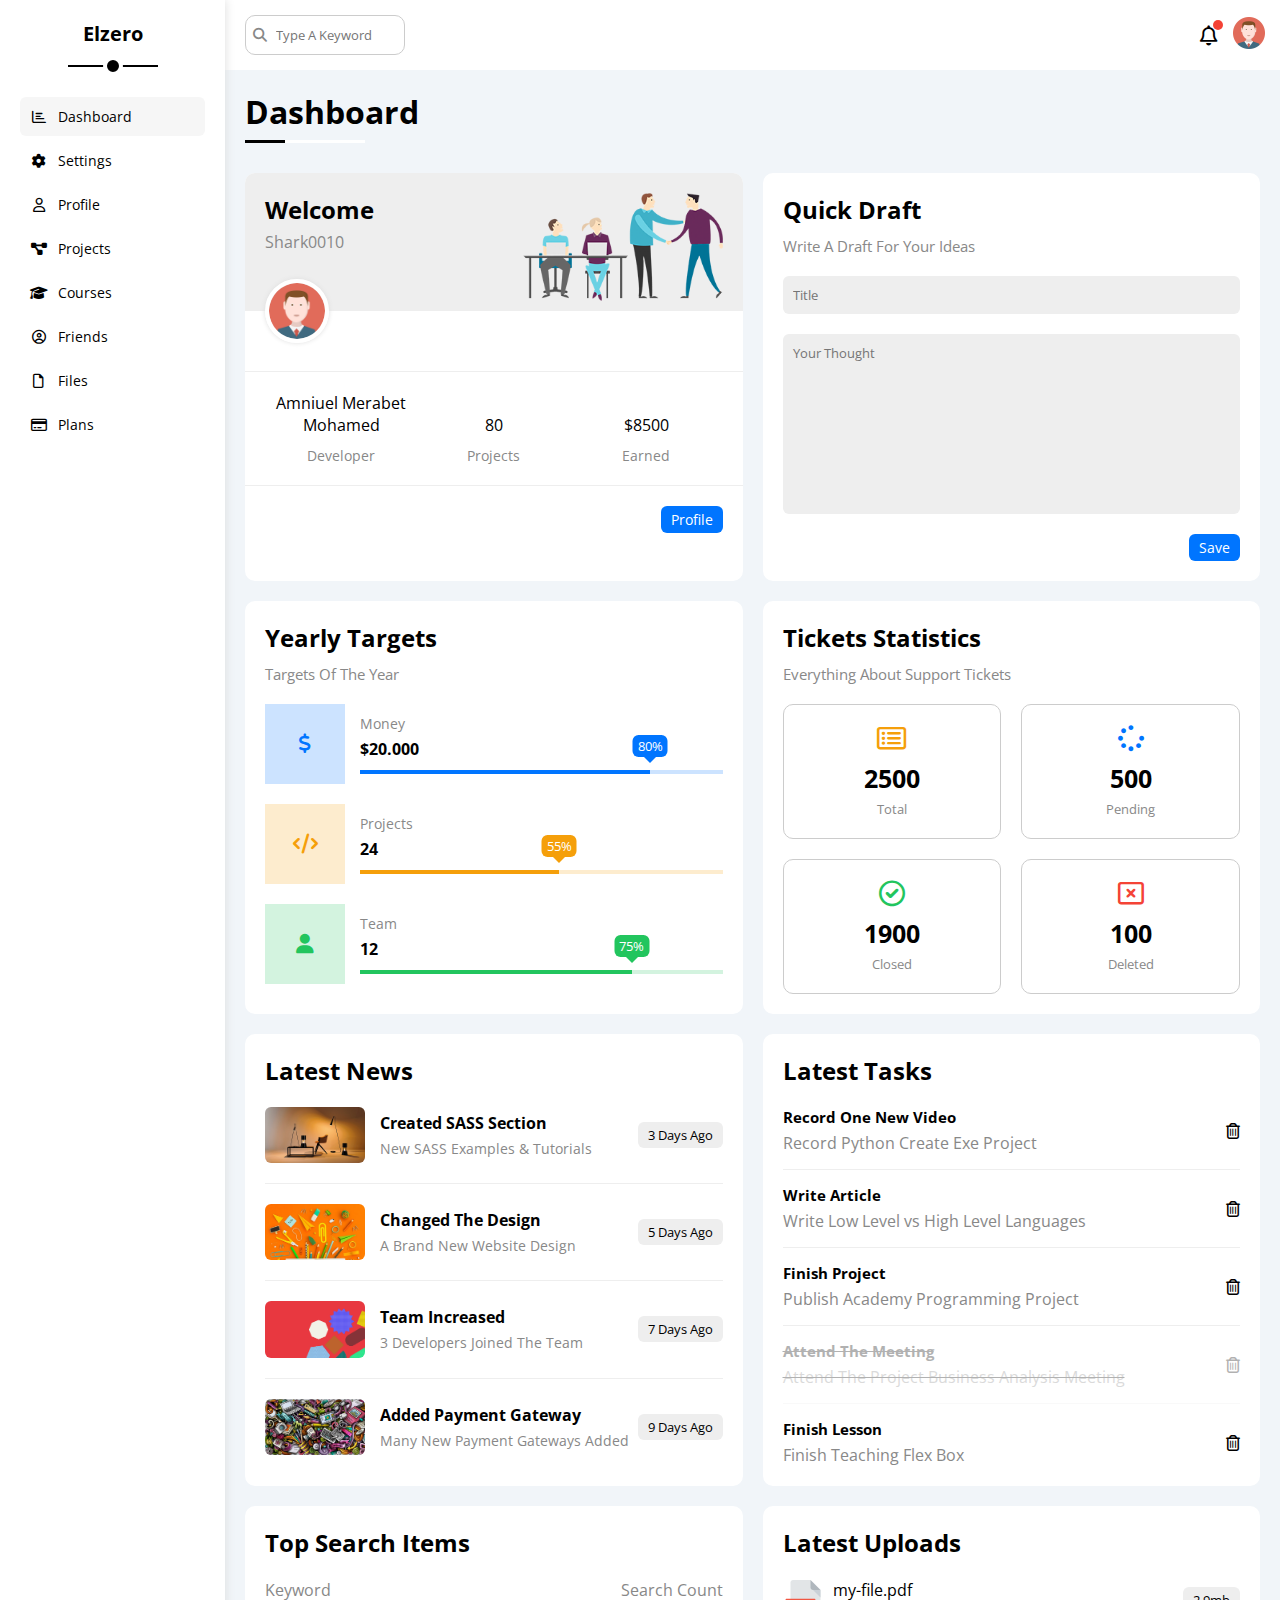
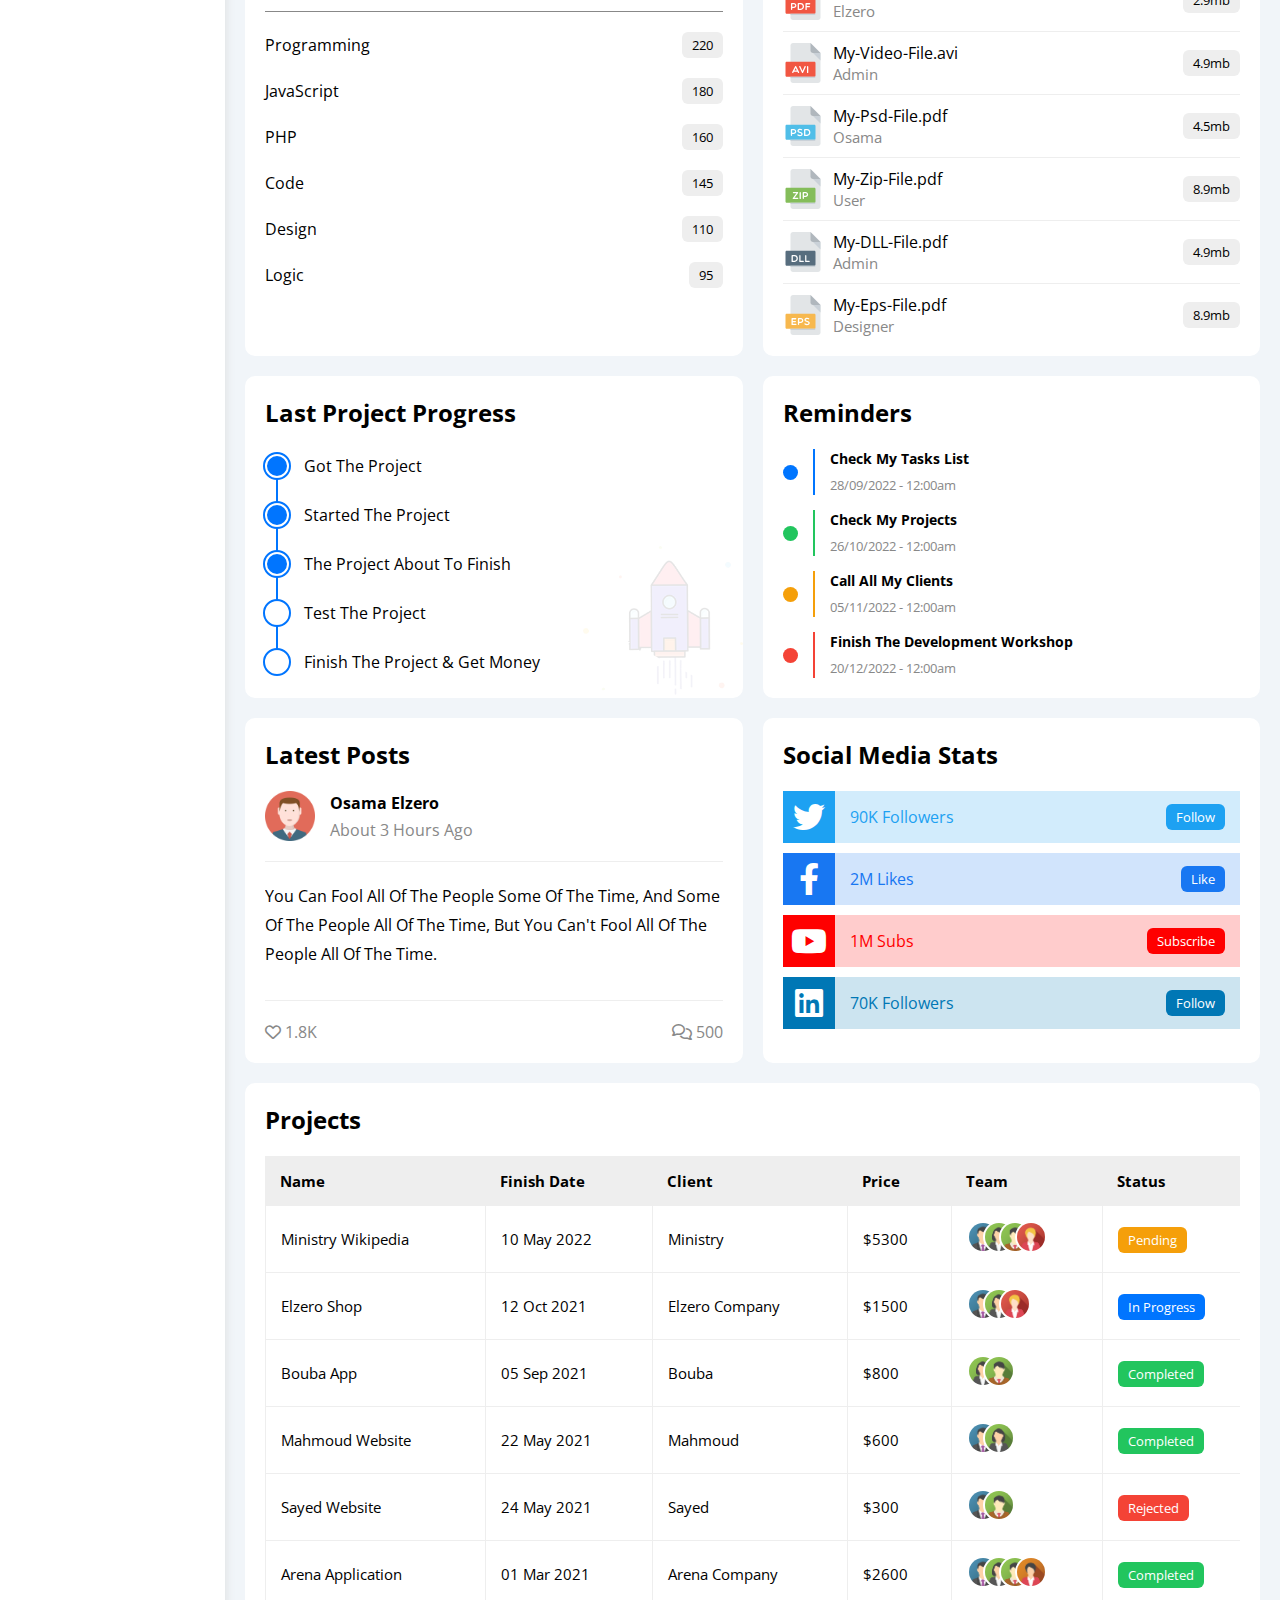
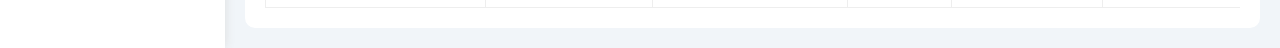
<file: index.html>
<!DOCTYPE html>
<html lang="en">

<head>
    <meta charset="UTF-8">
    <meta http-equiv="X-UA-Compatible" content="IE=edge">
    <meta name="viewport" content="width=device-width, initial-scale=1.0">
    <title>Dashboard</title>
    <link rel="stylesheet" href="css/main.css">
    <!-- Font Awesome CSS File -->
    <link rel="stylesheet" href="css/all.min.css">
    <!-- Google Fonts -->
    <link rel="preconnect" href="https://fonts.googleapis.com">
    <link rel="preconnect" href="https://fonts.gstatic.com" crossorigin>
    <link href="https://fonts.googleapis.com/css2?family=Open+Sans:wght@300;500&display=swap" rel="stylesheet">
</head>

<body>
    <div class="page">
        <div class="sidebar">
            <div class="logo">
                Elzero
            </div>
            <ul class="menu">
                <li>
                    <a href="index.html" class="active">
                        <i class="fa-regular fa-chart-bar fa-fw"></i>
                        <span>Dashboard</span>
                    </a>
                </li>
                <li>
                    <a href="settings.html">
                        <i class="fa-solid fa-gear fa-fw"></i>
                        <span>Settings</span>
                    </a>
                </li>
                <li>
                    <a href="profile.html">
                        <i class="fa-regular fa-user fa-fw"></i>
                        <span>Profile</span>
                    </a>
                </li>
                <li>
                    <a href="projects.html">
                        <i class="fa-solid fa-diagram-project fa-fw"></i>
                        <span>Projects</span>
                    </a>
                </li>
                <li>
                    <a href="courses.html">
                        <i class="fa-solid fa-graduation-cap fa-fw"></i>
                        <span>Courses</span>
                    </a>
                </li>
                <li>
                    <a href="friends.html">
                        <i class="fa-regular fa-circle-user fa-fw"></i>
                        <span>Friends</span>
                    </a>
                </li>
                <li>
                    <a href="files.html">
                        <i class="fa-regular fa-file fa-fw"></i>
                        <span>Files</span>
                    </a>
                </li>
                <li>
                    <a href="plans.html">
                        <i class="fa-regular fa-credit-card fa-fw"></i>
                        <span>Plans</span>
                    </a>
                </li>
            </ul>
        </div>

        <div class="content">
            <div class="topbar">
                <form action="">
                    <input type="search" name="search" placeholder="Type A Keyword">
                </form>
                <div class="icons">
                    <div class="notifications"><i class="fa-regular fa-bell"></i></div>
                    <a href="profile.html"><img src="imgs/avatar.png" alt="profile_avatar"></a>
                </div>
            </div>
            <h1 class="main-heading">Dashboard</h1>
            <div class="wrapper">

                <div class="welcome">
                    <div class="head">
                        <div class="text">
                            <h2>Welcome</h2>
                            <span>Shark0010</span>
                        </div>
                        <img src="imgs/welcome.png" alt="welcome-img" class="welcome-img">
                        <img src="imgs/avatar.png" alt="profile_avatar" class="avatar">
                    </div>
                    <div class="infos">
                        <div>
                            <span>Amniuel Merabet Mohamed</span>
                            <span>Developer</span>
                        </div>
                        <div>
                            <span>80</span>
                            <span>Projects</span>
                        </div>
                        <div>
                            <span>$8500</span>
                            <span>Earned</span>
                        </div>
                    </div>
                    <a href="profile.html" class="widget-btn">Profile</a>
                </div>

                <div class="quick-draft">
                    <h2>Quick Draft</h2>
                    <p>Write A Draft For Your Ideas</p>
                    <form action="">
                        <input type="text" name="title" placeholder="Title">
                        <textarea name="thought" placeholder="Your Thought"></textarea>
                        <input type="submit" value="Save" class="widget-btn">
                    </form>
                </div>

                <div class="yearly-targets">
                    <h2>Yearly Targets</h2>
                    <p>Targets Of The Year</p>
                    <div class="target">
                        <i class="fa-solid fa-dollar-sign fa-fw"></i>
                        <div class="prog">
                            <span class="target-name">Money</span>
                            <span class="target-num">$20.000</span>
                            <div class="prog-bar">
                                <span style="width:80%" data-prog="80%"></span>
                            </div>
                        </div>
                    </div>
                    <div class="target">
                        <i class="fa-solid fa-code fa-fw"></i>
                        <div class="prog">
                            <span class="target-name">Projects</span>
                            <span class="target-num">24</span>
                            <div class="prog-bar">
                                <span style="width:55%" data-prog="55%"></span>
                            </div>
                        </div>
                    </div>
                    <div class="target">
                        <i class="fa-solid fa-user fa-fw"></i>
                        <div class="prog">
                            <span class="target-name">Team</span>
                            <span class="target-num">12</span>
                            <div class="prog-bar">
                                <span style="width:75%" data-prog="75%"></span>
                            </div>
                        </div>
                    </div>
                </div>

                <div class="tickets-stats">
                    <h2>Tickets Statistics</h2>
                    <p>Everything About Support Tickets</p>
                    <div class="stats">
                        <div class="stat">
                            <i class="fa-regular fa-rectangle-list fa-2x"></i>
                            <span class="number">2500</span>
                            <span class="text">Total</span>
                        </div>
                        <div class="stat">
                            <i class="fa-solid fa-spinner fa-2x"></i>
                            <span class="number">500</span>
                            <span class="text">Pending</span>
                        </div>
                        <div class="stat">
                            <i class="fa-regular fa-circle-check fa-2x"></i>
                            <span class="number">1900</span>
                            <span class="text">Closed</span>
                        </div>
                        <div class="stat">
                            <i class="fa-regular fa-rectangle-xmark fa-2x"></i>
                            <span class="number">100</span>
                            <span class="text">Deleted</span>
                        </div>
                    </div>
                </div>

                <div class="latest-news">
                    <h2>Latest News</h2>
                    <div class="box">
                        <img src="imgs/news-01.png" alt="news01">
                        <div class="text">
                            <h3>Created SASS Section</h3>
                            <p>New SASS Examples & Tutorials</p>
                        </div>
                        <div class="date">3 Days Ago</div>
                    </div>
                    <div class="box">
                        <img src="imgs/news-02.png" alt="news02">
                        <div class="text">
                            <h3>Changed The Design</h3>
                            <p>A Brand New Website Design</p>
                        </div>
                        <div class="date">5 Days Ago</div>
                    </div>
                    <div class="box">
                        <img src="imgs/news-03.png" alt="news03">
                        <div class="text">
                            <h3>Team Increased</h3>
                            <p>3 Developers Joined The Team</p>
                        </div>
                        <div class="date">7 Days Ago</div>
                    </div>
                    <div class="box">
                        <img src="imgs/news-04.png" alt="news04">
                        <div class="text">
                            <h3>Added Payment Gateway</h3>
                            <p>Many New Payment Gateways Added</p>
                        </div>
                        <div class="date">9 Days Ago</div>
                    </div>
                </div>

                <div class="latest-tasks">
                    <h2>Latest Tasks</h2>
                    <div class="task">
                        <div class="text">
                            <h3>Record One New Video</h3>
                            <p>Record Python Create Exe Project</p>
                        </div>
                        <i class="fa-regular fa-trash-can"></i>
                    </div>
                    <div class="task">
                        <div class="text">
                            <h3>Write Article</h3>
                            <p>Write Low Level vs High Level Languages</p>
                        </div>
                        <i class="fa-regular fa-trash-can"></i>
                    </div>
                    <div class="task">
                        <div class="text">
                            <h3>Finish Project</h3>
                            <p>Publish Academy Programming Project</p>
                        </div>
                        <i class="fa-regular fa-trash-can"></i>
                    </div>
                    <div class="task done">
                        <div class="text">
                            <h3>Attend The Meeting</h3>
                            <p>Attend The Project Business Analysis Meeting</p>
                        </div>
                        <i class="fa-regular fa-trash-can"></i>
                    </div>
                    <div class="task">
                        <div class="text">
                            <h3>Finish Lesson</h3>
                            <p>Finish Teaching Flex Box</p>
                        </div>
                        <i class="fa-regular fa-trash-can"></i>
                    </div>
                </div>

                <div class="top-searched">
                    <h2>Top Search Items</h2>
                    <div class="items-head">
                        <span>Keyword</span>
                        <span>Search Count</span>
                    </div>
                    <div class="items">
                        <div class="item">
                            <span>Programming</span>
                            <span>220</span>
                        </div>
                        <div class="item">
                            <span>JavaScript</span>
                            <span>180</span>
                        </div>
                        <div class="item">
                            <span>PHP</span>
                            <span>160</span>
                        </div>
                        <div class="item">
                            <span>Code</span>
                            <span>145</span>
                        </div>
                        <div class="item">
                            <span>Design</span>
                            <span>110</span>
                        </div>
                        <div class="item">
                            <span>Logic</span>
                            <span>95</span>
                        </div>
                    </div>
                </div>

                <div class="latest-uploads">
                    <h2>Latest Uploads</h2>
                    <div class="box">
                        <img src="imgs/pdf.svg" alt="pdf_file">
                        <div class="infos">
                            <span>my-file.pdf</span>
                            <span>Elzero</span>
                        </div>
                        <div class="size">2.9mb</div>
                    </div>
                    <div class="box">
                        <img src="imgs/avi.svg" alt="avi_file">
                        <div class="infos">
                            <span>My-Video-File.avi</span>
                            <span>Admin</span>
                        </div>
                        <div class="size">4.9mb</div>
                    </div>
                    <div class="box">
                        <img src="imgs/psd.svg" alt="psd_file">
                        <div class="infos">
                            <span>My-Psd-File.pdf</span>
                            <span>Osama</span>
                        </div>
                        <div class="size">4.5mb</div>
                    </div>
                    <div class="box">
                        <img src="imgs/zip.svg" alt="zip_file">
                        <div class="infos">
                            <span>My-Zip-File.pdf</span>
                            <span>User</span>
                        </div>
                        <div class="size">8.9mb</div>
                    </div>
                    <div class="box">
                        <img src="imgs/dll.svg" alt="dll_file">
                        <div class="infos">
                            <span>My-DLL-File.pdf</span>
                            <span>Admin</span>
                        </div>
                        <div class="size">4.9mb</div>
                    </div>
                    <div class="box">
                        <img src="imgs/eps.svg" alt="eps_file">
                        <div class="infos">
                            <span>My-Eps-File.pdf</span>
                            <span>Designer</span>
                        </div>
                        <div class="size">8.9mb</div>
                    </div>
                </div>

                <div class="project-progress">
                    <h2>Last Project Progress</h2>
                    <ul>
                        <li class="finished">Got The Project</li>
                        <li class="finished">Started The Project</li>
                        <li class="finished">The Project About To Finish</li>
                        <li class="in-progress">Test The Project</li>
                        <li>Finish The Project & Get Money</li>
                    </ul>
                    <img src="imgs/project.png" alt="background-img">
                </div>

                <div class="reminders">
                    <h2>Reminders</h2>
                    <div class="reminder">
                        <span class="circle"></span>
                        <div class="text">
                            <h3>Check My Tasks List</h3>
                            <span>28/09/2022 - 12:00am</span>
                        </div>
                    </div>
                    <div class="reminder">
                        <span class="circle"></span>
                        <div class="text">
                            <h3>Check My Projects</h3>
                            <span>26/10/2022 - 12:00am</span>
                        </div>
                    </div>
                    <div class="reminder">
                        <span class="circle"></span>
                        <div class="text">
                            <h3>Call All My Clients</h3>
                            <span>05/11/2022 - 12:00am</span>
                        </div>
                    </div>
                    <div class="reminder">
                        <span class="circle"></span>
                        <div class="text">
                            <h3>Finish The Development Workshop</h3>
                            <span>20/12/2022 - 12:00am</span>
                        </div>
                    </div>
                </div>

                <div class="latest-posts">
                    <h2>Latest Posts</h2>
                    <div class="head">
                        <img src="imgs/avatar.png" alt="avatar" class="avatar">
                        <div class="info">
                            <span>Osama Elzero</span>
                            <span>About 3 Hours Ago</span>
                        </div>
                    </div>
                    <p class="content">You Can Fool All Of The People Some Of The Time, And Some Of The People All Of
                        The Time, But You
                        Can't Fool All Of The People All Of The Time.</p>
                    <div class="interaction">
                        <div class="like">
                            <i class="fa-regular fa-heart"></i>
                            <span>1.8K</span>
                        </div>
                        <div class="comment">
                            <i class="fa-regular fa-comments"></i>
                            <span>500</span>
                        </div>
                    </div>
                </div>

                <div class="social-media-stats">
                    <h2>Social Media Stats</h2>
                    <div class="box">
                        <i class="fa-brands fa-twitter fa-2x fa-fw"></i>
                        <span>90K Followers</span>
                        <button>Follow</button>
                    </div>
                    <div class="box">
                        <i class="fa-brands fa-facebook-f fa-2x fa-fw"></i>
                        <span>2M Likes</span>
                        <button>Like</button>
                    </div>
                    <div class="box">
                        <i class="fa-brands fa-youtube fa-2x fa-fw"></i>
                        <span>1M Subs</span>
                        <button>Subscribe</button>
                    </div>
                    <div class="box">
                        <i class="fa-brands fa-linkedin fa-2x fa-fw"></i>
                        <span>70K Followers</span>
                        <button>Follow</button>
                    </div>
                </div>
            </div>

            <div class="projects">
                <h2>Projects</h2>
                <div class="responsive-table">
                    <table>
                        <thead>
                            <tr>
                                <td>Name</td>
                                <td>Finish Date</td>
                                <td>Client</td>
                                <td>Price</td>
                                <td>Team</td>
                                <td>Status</td>
                            </tr>
                        </thead>
                        <tbody>
                            <tr>
                                <td>Ministry Wikipedia</td>
                                <td>10 May 2022</td>
                                <td>Ministry</td>
                                <td>$5300</td>
                                <td class="team">
                                    <img src="imgs/team-01.png" alt="member01">
                                    <img src="imgs/team-02.png" alt="member02">
                                    <img src="imgs/team-03.png" alt="member03">
                                    <img src="imgs/team-05.png" alt="member04">
                                </td>
                                <td class="status">
                                    <span class="pending">Pending</span>
                                </td>
                            </tr>
                            <tr>
                                <td>Elzero Shop</td>
                                <td>12 Oct 2021</td>
                                <td>Elzero Company</td>
                                <td>$1500</td>
                                <td class="team">
                                    <img src="imgs/team-01.png" alt="member01">
                                    <img src="imgs/team-02.png" alt="member02">
                                    <img src="imgs/team-05.png" alt="member03">
                                </td>
                                <td class="status">
                                    <span class="in-progress">In Progress</span>
                                </td>
                            </tr>
                            <tr>
                                <td>Bouba App</td>
                                <td>05 Sep 2021</td>
                                <td>Bouba</td>
                                <td>$800</td>
                                <td class="team">
                                    <img src="imgs/team-02.png" alt="member01">
                                    <img src="imgs/team-03.png" alt="member02">
                                </td>
                                <td class="status">
                                    <span class="completed">Completed</span>
                                </td>
                            </tr>
                            <tr>
                                <td>Mahmoud Website</td>
                                <td>22 May 2021</td>
                                <td>Mahmoud</td>
                                <td>$600</td>
                                <td class="team">
                                    <img src="imgs/team-01.png" alt="member01">
                                    <img src="imgs/team-02.png" alt="member02">
                                </td>
                                <td class="status">
                                    <span class="completed">Completed</span>
                                </td>
                            </tr>
                            <tr>
                                <td>Sayed Website</td>
                                <td>24 May 2021</td>
                                <td>Sayed</td>
                                <td>$300</td>
                                <td class="team">
                                    <img src="imgs/team-01.png" alt="member01">
                                    <img src="imgs/team-03.png" alt="member02">
                                </td>
                                <td class="status">
                                    <span class="rejected">Rejected</span>
                                </td>
                            </tr>
                            <tr>
                                <td>Arena Application</td>
                                <td>01 Mar 2021</td>
                                <td>Arena Company</td>
                                <td>$2600</td>
                                <td class="team">
                                    <img src="imgs/team-01.png" alt="member01">
                                    <img src="imgs/team-02.png" alt="member02">
                                    <img src="imgs/team-03.png" alt="member03">
                                    <img src="imgs/team-04.png" alt="member04">
                                </td>
                                <td class="status">
                                    <span class="completed">Completed</span>
                                </td>
                            </tr>
                        </tbody>
                    </table>
                </div>
            </div>
        </div>
    </div>
</body>

</html>
</file>
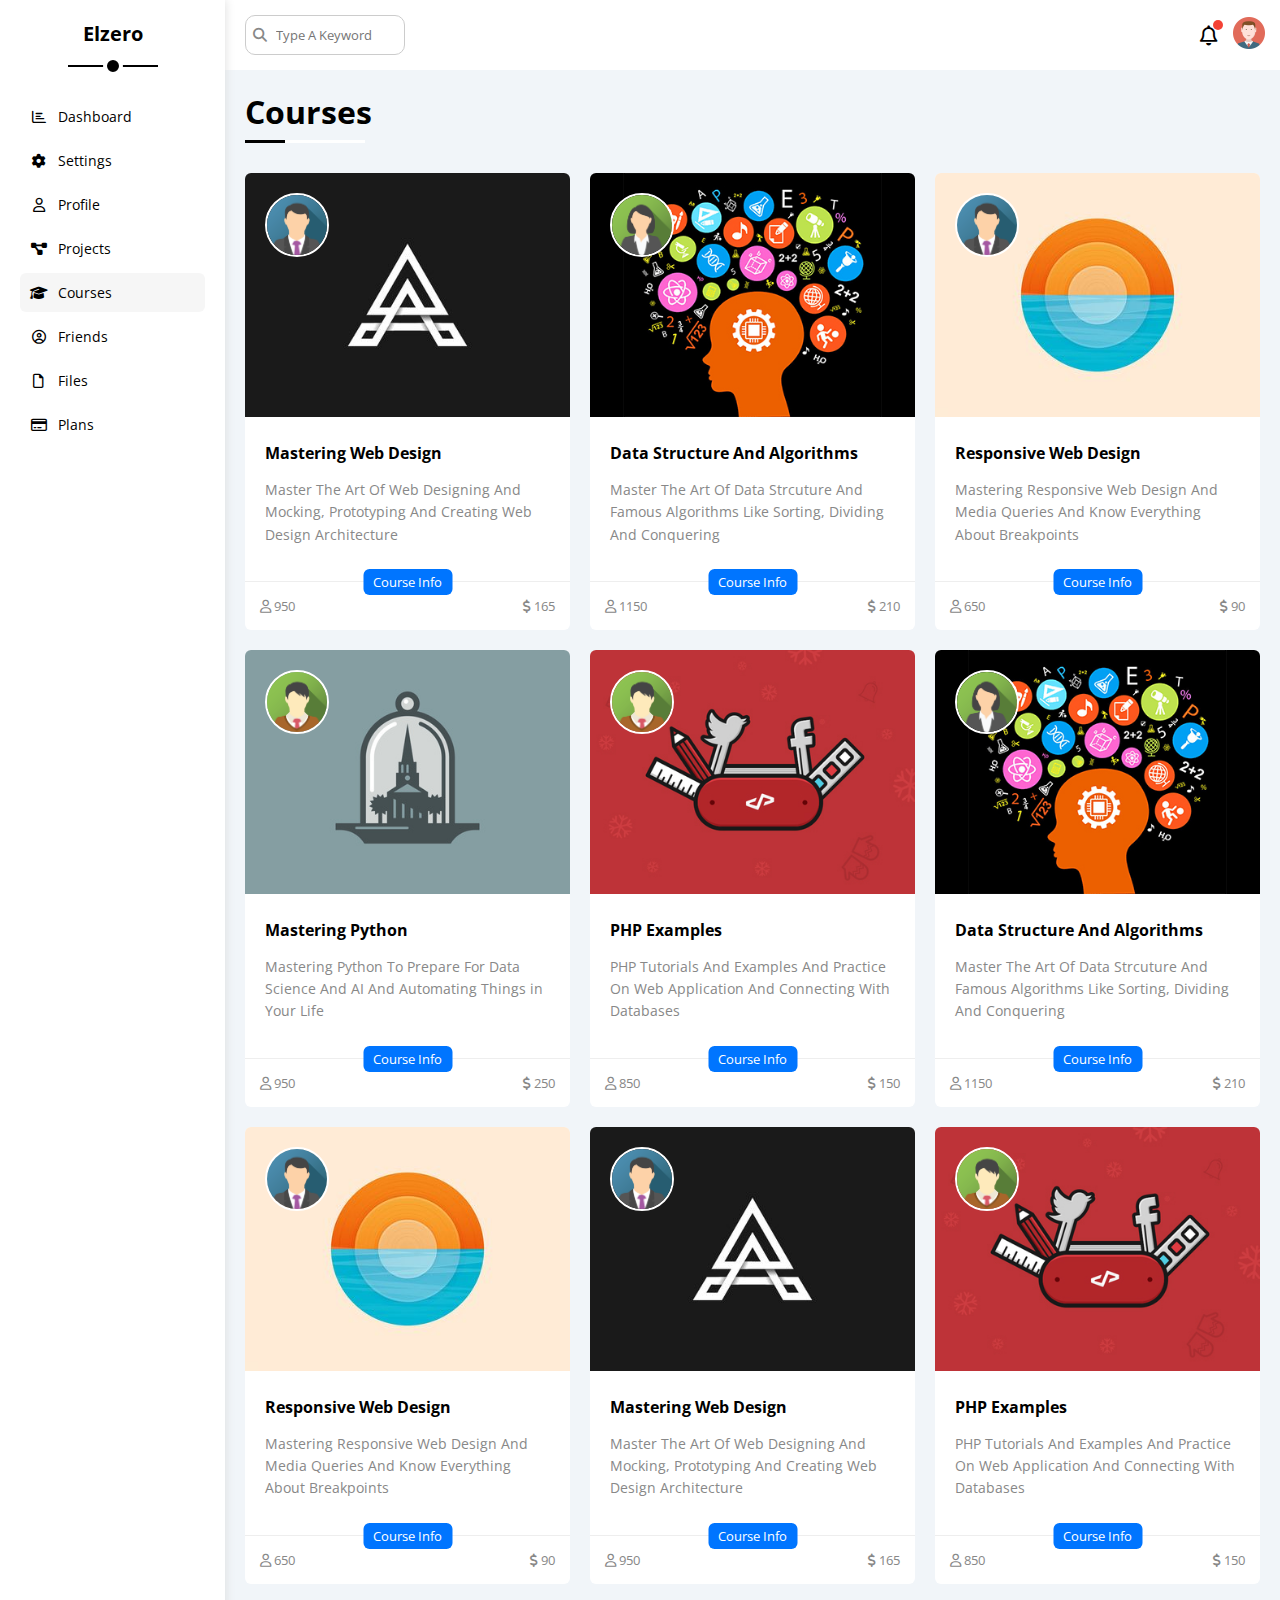
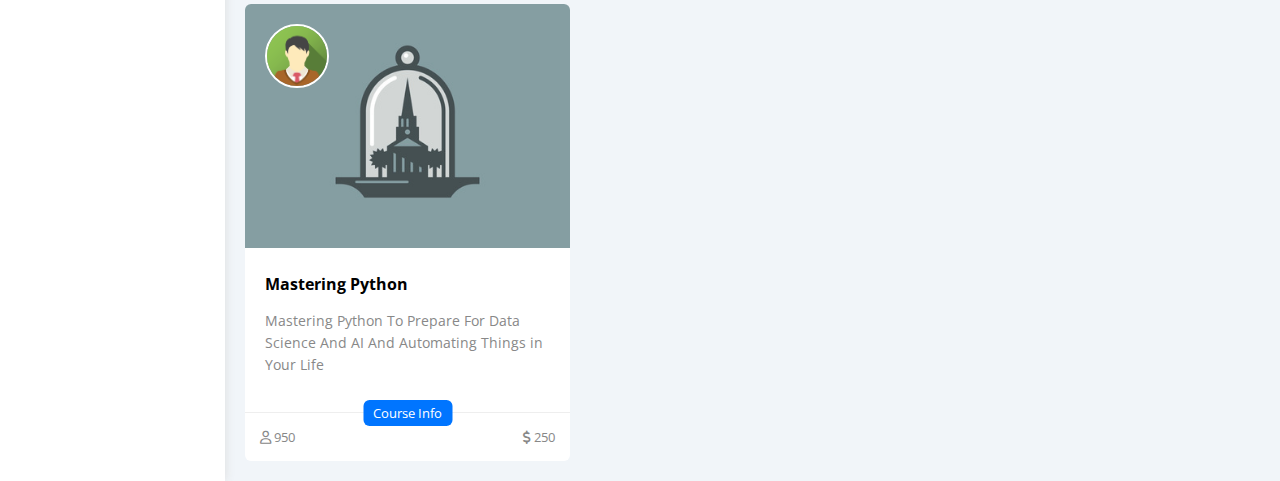
<file: courses.html>
<!DOCTYPE html>
<html lang="en">

<head>
    <meta charset="UTF-8">
    <meta http-equiv="X-UA-Compatible" content="IE=edge">
    <meta name="viewport" content="width=device-width, initial-scale=1.0">
    <title>Courses</title>
    <link rel="stylesheet" href="css/main.css">
    <!-- Font Awesome CSS File -->
    <link rel="stylesheet" href="css/all.min.css">
    <!-- Google Fonts -->
    <link rel="preconnect" href="https://fonts.googleapis.com">
    <link rel="preconnect" href="https://fonts.gstatic.com" crossorigin>
    <link href="https://fonts.googleapis.com/css2?family=Open+Sans:wght@300;500&display=swap" rel="stylesheet">
</head>

<body>
    <div class="page">
        <div class="sidebar">
            <div class="logo">
                Elzero
            </div>
            <ul class="menu">
                <li>
                    <a href="index.html">
                        <i class="fa-regular fa-chart-bar fa-fw"></i>
                        <span>Dashboard</span>
                    </a>
                </li>
                <li>
                    <a href="settings.html">
                        <i class="fa-solid fa-gear fa-fw"></i>
                        <span>Settings</span>
                    </a>
                </li>
                <li>
                    <a href="profile.html">
                        <i class="fa-regular fa-user fa-fw"></i>
                        <span>Profile</span>
                    </a>
                </li>
                <li>
                    <a href="projects.html">
                        <i class="fa-solid fa-diagram-project fa-fw"></i>
                        <span>Projects</span>
                    </a>
                </li>
                <li>
                    <a href="courses.html" class="active">
                        <i class="fa-solid fa-graduation-cap fa-fw"></i>
                        <span>Courses</span>
                    </a>
                </li>
                <li>
                    <a href="friends.html">
                        <i class="fa-regular fa-circle-user fa-fw"></i>
                        <span>Friends</span>
                    </a>
                </li>
                <li>
                    <a href="files.html">
                        <i class="fa-regular fa-file fa-fw"></i>
                        <span>Files</span>
                    </a>
                </li>
                <li>
                    <a href="plans.html">
                        <i class="fa-regular fa-credit-card fa-fw"></i>
                        <span>Plans</span>
                    </a>
                </li>
            </ul>
        </div>

        <div class="content">
            <div class="topbar">
                <form action="">
                    <input type="search" name="search" placeholder="Type A Keyword">
                </form>
                <div class="icons">
                    <div class="notifications"><i class="fa-regular fa-bell"></i></div>
                    <a href="profile.html"><img src="imgs/avatar.png" alt="profile_avatar"></a>
                </div>
            </div>
            <h1 class="main-heading">Courses</h1>
            <div class="courses-page">
                <div class="course">
                    <img src="imgs/team-01.png" alt="instructor" class="instructor">
                    <img src="imgs/course-01.jpg" alt="course-image" class="course-img">
                    <div class="description">
                        <h4>Mastering Web Design</h4>
                        <p>Master The Art Of Web Designing And Mocking, Prototyping And Creating Web Design Architecture
                        </p>
                    </div>
                    <div class="info">
                        <span class="title">Course Info</span>
                        <span><i class="fa-regular fa-user"></i> 950</span>
                        <span><i class="fa-solid fa-dollar-sign"></i> 165</span>
                    </div>
                </div>

                <div class="course">
                    <img src="imgs/team-02.png" alt="instructor" class="instructor">
                    <img src="imgs/course-02.jpg" alt="course-image" class="course-img">
                    <div class="description">
                        <h4>Data Structure And Algorithms</h4>
                        <p>Master The Art Of Data Strcuture And Famous Algorithms Like Sorting, Dividing And Conquering
                        </p>
                    </div>
                    <div class="info">
                        <span class="title">Course Info</span>
                        <span><i class="fa-regular fa-user"></i> 1150</span>
                        <span><i class="fa-solid fa-dollar-sign"></i> 210</span>
                    </div>
                </div>

                <div class="course">
                    <img src="imgs/team-01.png" alt="instructor" class="instructor">
                    <img src="imgs/course-03.jpg" alt="course-image" class="course-img">
                    <div class="description">
                        <h4>Responsive Web Design</h4>
                        <p>Mastering Responsive Web Design And Media Queries And Know Everything About Breakpoints
                        </p>
                    </div>
                    <div class="info">
                        <span class="title">Course Info</span>
                        <span><i class="fa-regular fa-user"></i> 650</span>
                        <span><i class="fa-solid fa-dollar-sign"></i> 90</span>
                    </div>
                </div>

                <div class="course">
                    <img src="imgs/team-03.png" alt="instructor" class="instructor">
                    <img src="imgs/course-04.jpg" alt="course-image" class="course-img">
                    <div class="description">
                        <h4>Mastering Python</h4>
                        <p>Mastering Python To Prepare For Data Science And AI And Automating Things in Your Life
                        </p>
                    </div>
                    <div class="info">
                        <span class="title">Course Info</span>
                        <span><i class="fa-regular fa-user"></i> 950</span>
                        <span><i class="fa-solid fa-dollar-sign"></i> 250</span>
                    </div>
                </div>

                <div class="course">
                    <img src="imgs/team-03.png" alt="instructor" class="instructor">
                    <img src="imgs/course-05.jpg" alt="course-image" class="course-img">
                    <div class="description">
                        <h4>PHP Examples</h4>
                        <p>PHP Tutorials And Examples And Practice On Web Application And Connecting With Databases
                        </p>
                    </div>
                    <div class="info">
                        <span class="title">Course Info</span>
                        <span><i class="fa-regular fa-user"></i> 850</span>
                        <span><i class="fa-solid fa-dollar-sign"></i> 150</span>
                    </div>
                </div>

                <div class="course">
                    <img src="imgs/team-02.png" alt="instructor" class="instructor">
                    <img src="imgs/course-02.jpg" alt="course-image" class="course-img">
                    <div class="description">
                        <h4>Data Structure And Algorithms</h4>
                        <p>Master The Art Of Data Strcuture And Famous Algorithms Like Sorting, Dividing And Conquering
                        </p>
                    </div>
                    <div class="info">
                        <span class="title">Course Info</span>
                        <span><i class="fa-regular fa-user"></i> 1150</span>
                        <span><i class="fa-solid fa-dollar-sign"></i> 210</span>
                    </div>
                </div>

                <div class="course">
                    <img src="imgs/team-01.png" alt="instructor" class="instructor">
                    <img src="imgs/course-03.jpg" alt="course-image" class="course-img">
                    <div class="description">
                        <h4>Responsive Web Design</h4>
                        <p>Mastering Responsive Web Design And Media Queries And Know Everything About Breakpoints
                        </p>
                    </div>
                    <div class="info">
                        <span class="title">Course Info</span>
                        <span><i class="fa-regular fa-user"></i> 650</span>
                        <span><i class="fa-solid fa-dollar-sign"></i> 90</span>
                    </div>
                </div>

                <div class="course">
                    <img src="imgs/team-01.png" alt="instructor" class="instructor">
                    <img src="imgs/course-01.jpg" alt="course-image" class="course-img">
                    <div class="description">
                        <h4>Mastering Web Design</h4>
                        <p>Master The Art Of Web Designing And Mocking, Prototyping And Creating Web Design Architecture
                        </p>
                    </div>
                    <div class="info">
                        <span class="title">Course Info</span>
                        <span><i class="fa-regular fa-user"></i> 950</span>
                        <span><i class="fa-solid fa-dollar-sign"></i> 165</span>
                    </div>
                </div>

                <div class="course">
                    <img src="imgs/team-03.png" alt="instructor" class="instructor">
                    <img src="imgs/course-05.jpg" alt="course-image" class="course-img">
                    <div class="description">
                        <h4>PHP Examples</h4>
                        <p>PHP Tutorials And Examples And Practice On Web Application And Connecting With Databases
                        </p>
                    </div>
                    <div class="info">
                        <span class="title">Course Info</span>
                        <span><i class="fa-regular fa-user"></i> 850</span>
                        <span><i class="fa-solid fa-dollar-sign"></i> 150</span>
                    </div>
                </div>

                <div class="course">
                    <img src="imgs/team-03.png" alt="instructor" class="instructor">
                    <img src="imgs/course-04.jpg" alt="course-image" class="course-img">
                    <div class="description">
                        <h4>Mastering Python</h4>
                        <p>Mastering Python To Prepare For Data Science And AI And Automating Things in Your Life
                        </p>
                    </div>
                    <div class="info">
                        <span class="title">Course Info</span>
                        <span><i class="fa-regular fa-user"></i> 950</span>
                        <span><i class="fa-solid fa-dollar-sign"></i> 250</span>
                    </div>
                </div>
            </div>
        </div>
    </div>
</body>

</html>
</file>
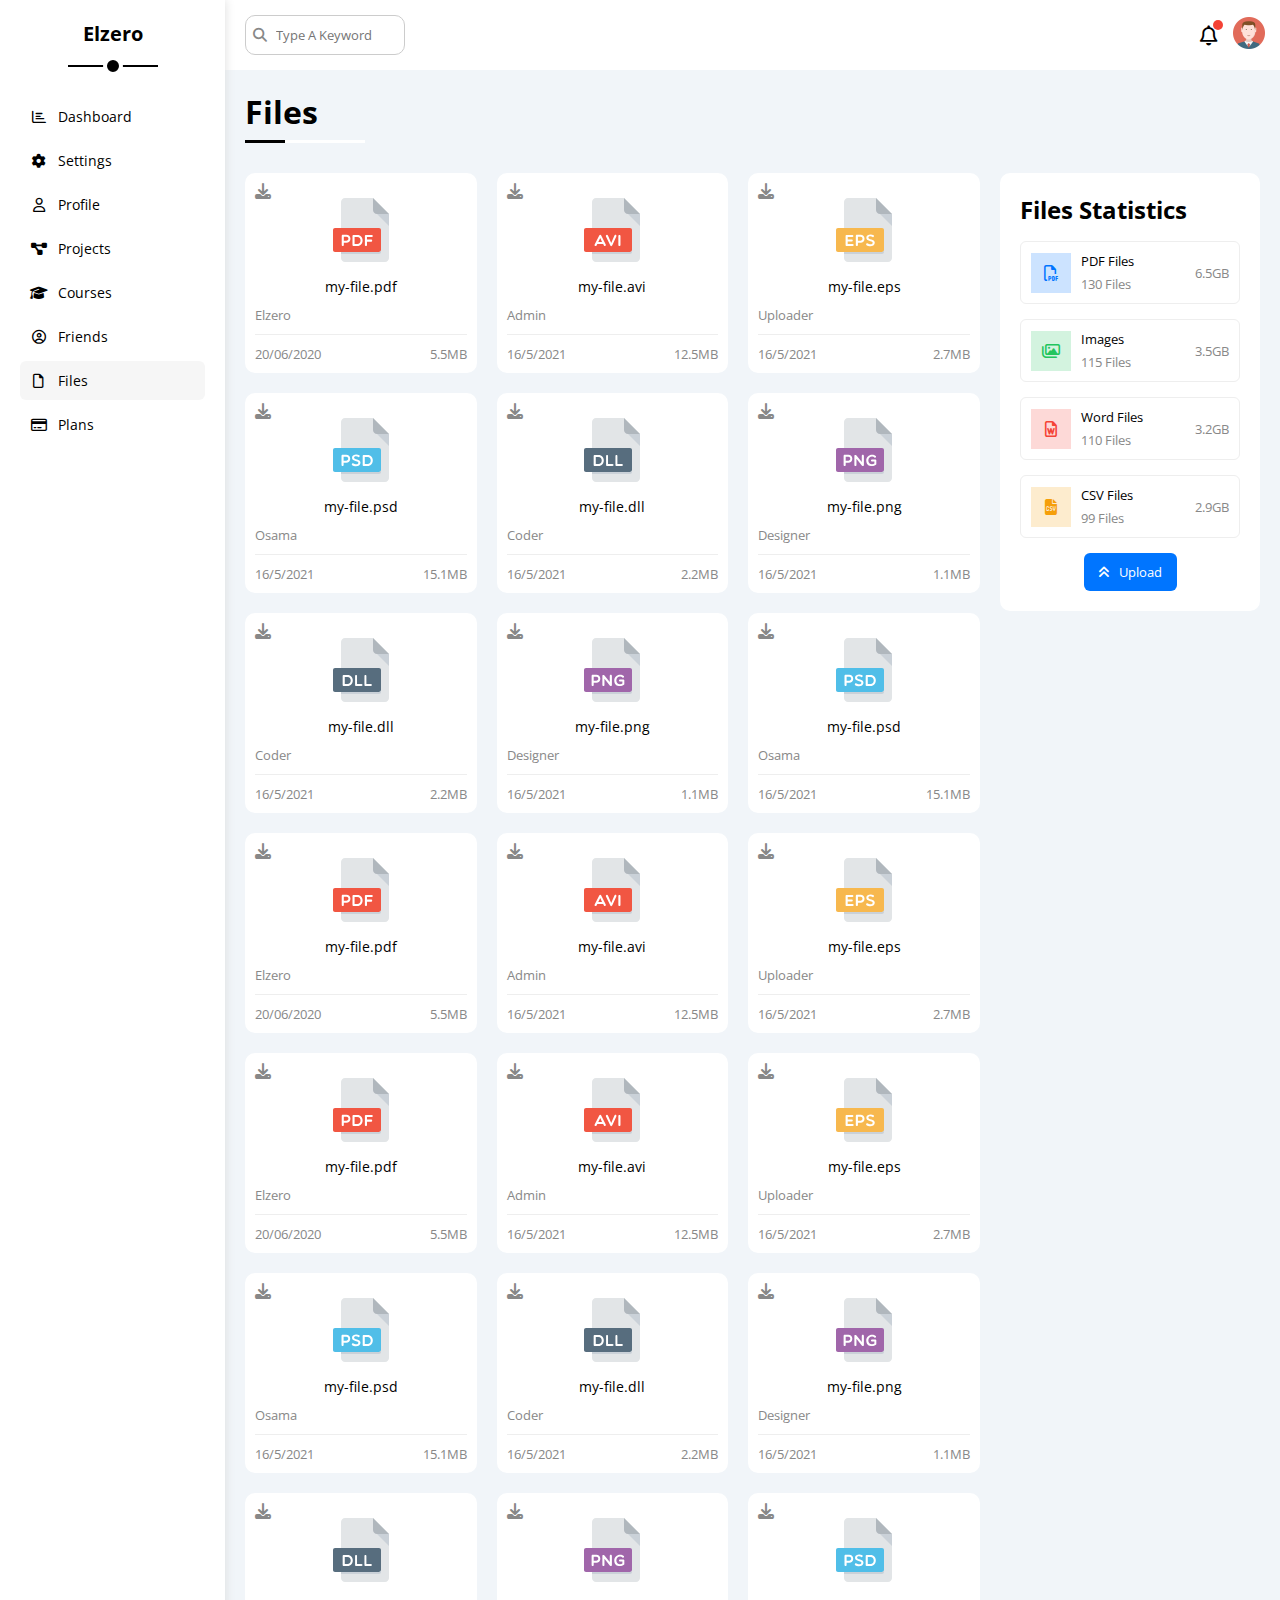
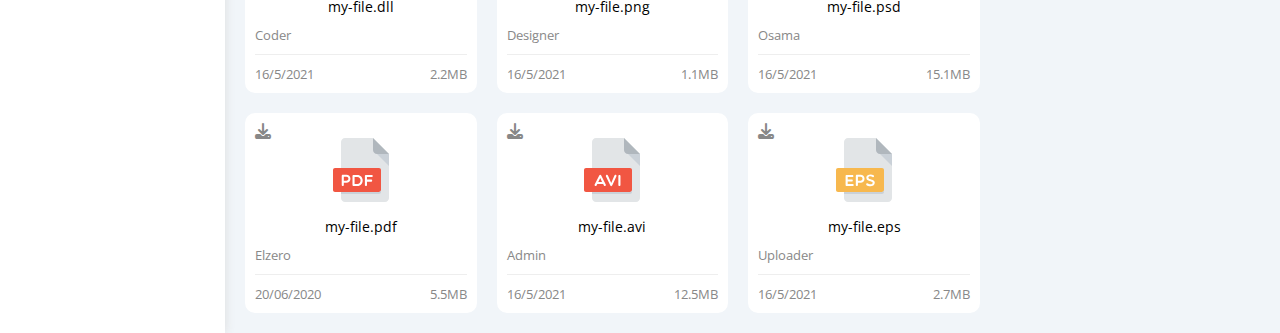
<file: files.html>
<!DOCTYPE html>
<html lang="en">

<head>
    <meta charset="UTF-8">
    <meta http-equiv="X-UA-Compatible" content="IE=edge">
    <meta name="viewport" content="width=device-width, initial-scale=1.0">
    <title>Files</title>
    <link rel="stylesheet" href="css/main.css">
    <!-- Font Awesome CSS File -->
    <link rel="stylesheet" href="css/all.min.css">
    <!-- Google Fonts -->
    <link rel="preconnect" href="https://fonts.googleapis.com">
    <link rel="preconnect" href="https://fonts.gstatic.com" crossorigin>
    <link href="https://fonts.googleapis.com/css2?family=Open+Sans:wght@300;500&display=swap" rel="stylesheet">
</head>

<body>
    <div class="page">
        <div class="sidebar">
            <div class="logo">
                Elzero
            </div>
            <ul class="menu">
                <li>
                    <a href="index.html">
                        <i class="fa-regular fa-chart-bar fa-fw"></i>
                        <span>Dashboard</span>
                    </a>
                </li>
                <li>
                    <a href="settings.html">
                        <i class="fa-solid fa-gear fa-fw"></i>
                        <span>Settings</span>
                    </a>
                </li>
                <li>
                    <a href="profile.html">
                        <i class="fa-regular fa-user fa-fw"></i>
                        <span>Profile</span>
                    </a>
                </li>
                <li>
                    <a href="projects.html">
                        <i class="fa-solid fa-diagram-project fa-fw"></i>
                        <span>Projects</span>
                    </a>
                </li>
                <li>
                    <a href="courses.html">
                        <i class="fa-solid fa-graduation-cap fa-fw"></i>
                        <span>Courses</span>
                    </a>
                </li>
                <li>
                    <a href="friends.html">
                        <i class="fa-regular fa-circle-user fa-fw"></i>
                        <span>Friends</span>
                    </a>
                </li>
                <li>
                    <a href="files.html" class="active">
                        <i class="fa-regular fa-file fa-fw"></i>
                        <span>Files</span>
                    </a>
                </li>
                <li>
                    <a href="plans.html">
                        <i class="fa-regular fa-credit-card fa-fw"></i>
                        <span>Plans</span>
                    </a>
                </li>
            </ul>
        </div>

        <div class="content">
            <div class="topbar">
                <form action="">
                    <input type="search" name="search" placeholder="Type A Keyword">
                </form>
                <div class="icons">
                    <div class="notifications"><i class="fa-regular fa-bell"></i></div>
                    <a href="profile.html"><img src="imgs/avatar.png" alt="profile_avatar"></a>
                </div>
            </div>
            <h1 class="main-heading">Files</h1>
            <div class="files-page">
                <div class="files">
                    <div class="file">
                        <i class="fa-solid fa-download"></i>
                        <img src="imgs/pdf.svg" alt="file-logo">
                        <span class="name">my-file.pdf</span>
                        <span class="creator">Elzero</span>
                        <div class="info">
                            <span>20/06/2020</span>
                            <span>5.5MB</span>
                        </div>
                    </div>
                    <div class="file">
                        <i class="fa-solid fa-download"></i>
                        <img src="imgs/avi.svg" alt="file-logo">
                        <span class="name">my-file.avi</span>
                        <span class="creator">Admin</span>
                        <div class="info">
                            <span>16/5/2021</span>
                            <span>12.5MB</span>
                        </div>
                    </div>
                    <div class="file">
                        <i class="fa-solid fa-download"></i>
                        <img src="imgs/eps.svg" alt="file-logo">
                        <span class="name">my-file.eps</span>
                        <span class="creator">Uploader</span>
                        <div class="info">
                            <span>16/5/2021</span>
                            <span>2.7MB</span>
                        </div>
                    </div>
                    <div class="file">
                        <i class="fa-solid fa-download"></i>
                        <img src="imgs/psd.svg" alt="file-logo">
                        <span class="name">my-file.psd</span>
                        <span class="creator">Osama</span>
                        <div class="info">
                            <span>16/5/2021</span>
                            <span>15.1MB</span>
                        </div>
                    </div>
                    <div class="file">
                        <i class="fa-solid fa-download"></i>
                        <img src="imgs/dll.svg" alt="file-logo">
                        <span class="name">my-file.dll</span>
                        <span class="creator">Coder</span>
                        <div class="info">
                            <span>16/5/2021</span>
                            <span>2.2MB</span>
                        </div>
                    </div>
                    <div class="file">
                        <i class="fa-solid fa-download"></i>
                        <img src="imgs/png.svg" alt="file-logo">
                        <span class="name">my-file.png</span>
                        <span class="creator">Designer</span>
                        <div class="info">
                            <span>16/5/2021</span>
                            <span>1.1MB</span>
                        </div>
                    </div>
                    <div class="file">
                        <i class="fa-solid fa-download"></i>
                        <img src="imgs/dll.svg" alt="file-logo">
                        <span class="name">my-file.dll</span>
                        <span class="creator">Coder</span>
                        <div class="info">
                            <span>16/5/2021</span>
                            <span>2.2MB</span>
                        </div>
                    </div>
                    <div class="file">
                        <i class="fa-solid fa-download"></i>
                        <img src="imgs/png.svg" alt="file-logo">
                        <span class="name">my-file.png</span>
                        <span class="creator">Designer</span>
                        <div class="info">
                            <span>16/5/2021</span>
                            <span>1.1MB</span>
                        </div>
                    </div>
                    <div class="file">
                        <i class="fa-solid fa-download"></i>
                        <img src="imgs/psd.svg" alt="file-logo">
                        <span class="name">my-file.psd</span>
                        <span class="creator">Osama</span>
                        <div class="info">
                            <span>16/5/2021</span>
                            <span>15.1MB</span>
                        </div>
                    </div>
                    <div class="file">
                        <i class="fa-solid fa-download"></i>
                        <img src="imgs/pdf.svg" alt="file-logo">
                        <span class="name">my-file.pdf</span>
                        <span class="creator">Elzero</span>
                        <div class="info">
                            <span>20/06/2020</span>
                            <span>5.5MB</span>
                        </div>
                    </div>
                    <div class="file">
                        <i class="fa-solid fa-download"></i>
                        <img src="imgs/avi.svg" alt="file-logo">
                        <span class="name">my-file.avi</span>
                        <span class="creator">Admin</span>
                        <div class="info">
                            <span>16/5/2021</span>
                            <span>12.5MB</span>
                        </div>
                    </div>
                    <div class="file">
                        <i class="fa-solid fa-download"></i>
                        <img src="imgs/eps.svg" alt="file-logo">
                        <span class="name">my-file.eps</span>
                        <span class="creator">Uploader</span>
                        <div class="info">
                            <span>16/5/2021</span>
                            <span>2.7MB</span>
                        </div>
                    </div>
                    <div class="file">
                        <i class="fa-solid fa-download"></i>
                        <img src="imgs/pdf.svg" alt="file-logo">
                        <span class="name">my-file.pdf</span>
                        <span class="creator">Elzero</span>
                        <div class="info">
                            <span>20/06/2020</span>
                            <span>5.5MB</span>
                        </div>
                    </div>
                    <div class="file">
                        <i class="fa-solid fa-download"></i>
                        <img src="imgs/avi.svg" alt="file-logo">
                        <span class="name">my-file.avi</span>
                        <span class="creator">Admin</span>
                        <div class="info">
                            <span>16/5/2021</span>
                            <span>12.5MB</span>
                        </div>
                    </div>
                    <div class="file">
                        <i class="fa-solid fa-download"></i>
                        <img src="imgs/eps.svg" alt="file-logo">
                        <span class="name">my-file.eps</span>
                        <span class="creator">Uploader</span>
                        <div class="info">
                            <span>16/5/2021</span>
                            <span>2.7MB</span>
                        </div>
                    </div>
                    <div class="file">
                        <i class="fa-solid fa-download"></i>
                        <img src="imgs/psd.svg" alt="file-logo">
                        <span class="name">my-file.psd</span>
                        <span class="creator">Osama</span>
                        <div class="info">
                            <span>16/5/2021</span>
                            <span>15.1MB</span>
                        </div>
                    </div>
                    <div class="file">
                        <i class="fa-solid fa-download"></i>
                        <img src="imgs/dll.svg" alt="file-logo">
                        <span class="name">my-file.dll</span>
                        <span class="creator">Coder</span>
                        <div class="info">
                            <span>16/5/2021</span>
                            <span>2.2MB</span>
                        </div>
                    </div>
                    <div class="file">
                        <i class="fa-solid fa-download"></i>
                        <img src="imgs/png.svg" alt="file-logo">
                        <span class="name">my-file.png</span>
                        <span class="creator">Designer</span>
                        <div class="info">
                            <span>16/5/2021</span>
                            <span>1.1MB</span>
                        </div>
                    </div>
                    <div class="file">
                        <i class="fa-solid fa-download"></i>
                        <img src="imgs/dll.svg" alt="file-logo">
                        <span class="name">my-file.dll</span>
                        <span class="creator">Coder</span>
                        <div class="info">
                            <span>16/5/2021</span>
                            <span>2.2MB</span>
                        </div>
                    </div>
                    <div class="file">
                        <i class="fa-solid fa-download"></i>
                        <img src="imgs/png.svg" alt="file-logo">
                        <span class="name">my-file.png</span>
                        <span class="creator">Designer</span>
                        <div class="info">
                            <span>16/5/2021</span>
                            <span>1.1MB</span>
                        </div>
                    </div>
                    <div class="file">
                        <i class="fa-solid fa-download"></i>
                        <img src="imgs/psd.svg" alt="file-logo">
                        <span class="name">my-file.psd</span>
                        <span class="creator">Osama</span>
                        <div class="info">
                            <span>16/5/2021</span>
                            <span>15.1MB</span>
                        </div>
                    </div>
                    <div class="file">
                        <i class="fa-solid fa-download"></i>
                        <img src="imgs/pdf.svg" alt="file-logo">
                        <span class="name">my-file.pdf</span>
                        <span class="creator">Elzero</span>
                        <div class="info">
                            <span>20/06/2020</span>
                            <span>5.5MB</span>
                        </div>
                    </div>
                    <div class="file">
                        <i class="fa-solid fa-download"></i>
                        <img src="imgs/avi.svg" alt="file-logo">
                        <span class="name">my-file.avi</span>
                        <span class="creator">Admin</span>
                        <div class="info">
                            <span>16/5/2021</span>
                            <span>12.5MB</span>
                        </div>
                    </div>
                    <div class="file">
                        <i class="fa-solid fa-download"></i>
                        <img src="imgs/eps.svg" alt="file-logo">
                        <span class="name">my-file.eps</span>
                        <span class="creator">Uploader</span>
                        <div class="info">
                            <span>16/5/2021</span>
                            <span>2.7MB</span>
                        </div>
                    </div>
                </div>
                <div class="files-stats">
                    <h2>Files Statistics</h2>
                    <div class="box">
                        <i class="fa-regular fa-file-pdf blue"></i>
                        <div class="counter">
                            <span>PDF Files</span>
                            <span>130 Files</span>
                        </div>
                        <span class="space">6.5GB</span>
                    </div>

                    <div class="box">
                        <i class="fa-regular fa-images green"></i>
                        <div class="counter">
                            <span>Images</span>
                            <span>115 Files</span>
                        </div>
                        <span class="space">3.5GB</span>
                    </div>

                    <div class="box">
                        <i class="fa-regular fa-file-word red"></i>
                        <div class="counter">
                            <span>Word Files</span>
                            <span>110 Files</span>
                        </div>
                        <span class="space">3.2GB</span>
                    </div>

                    <div class="box">
                        <i class="fa-solid fa-file-csv orange"></i>
                        <div class="counter">
                            <span>CSV Files</span>
                            <span>99 Files</span>
                        </div>
                        <span class="space">2.9GB</span>
                    </div>

                    <a href="#" class="upload">Upload</a>
                </div>
            </div>
        </div>
    </div>
</body>

</html>
</file>
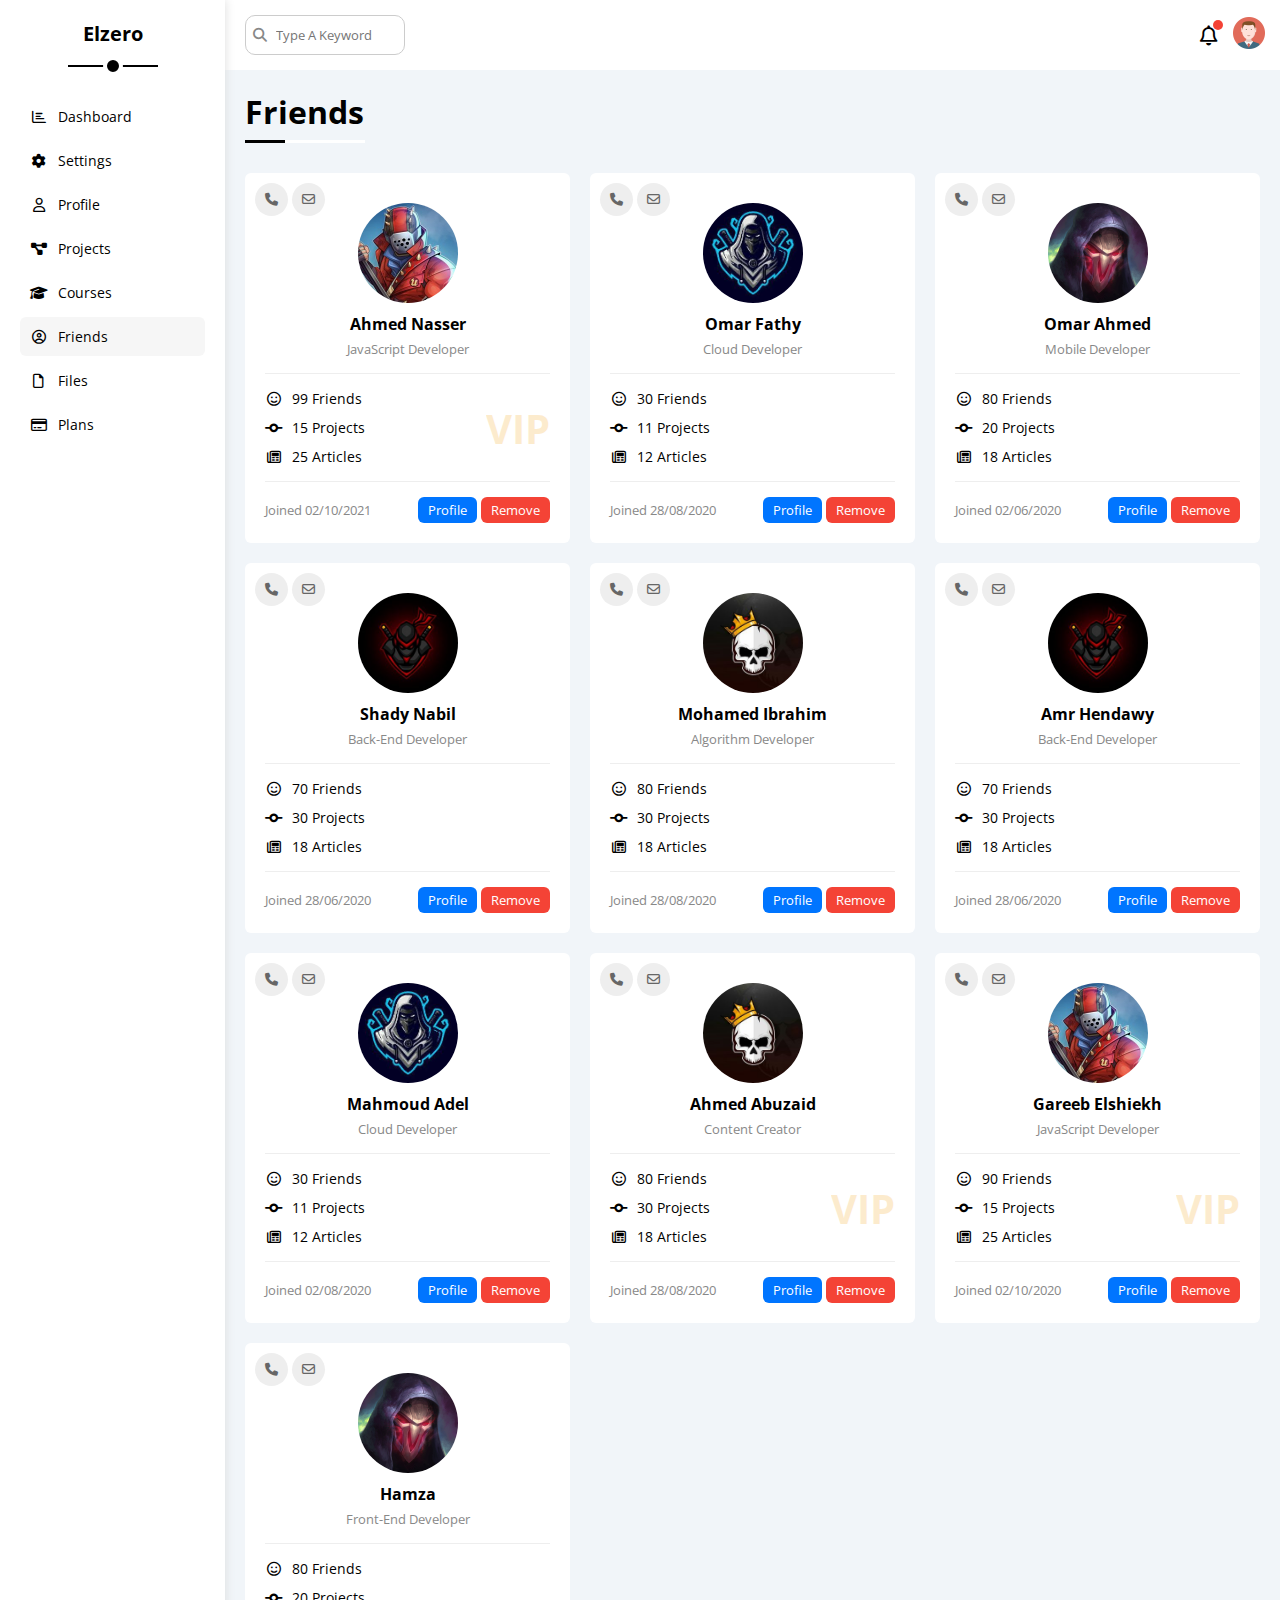
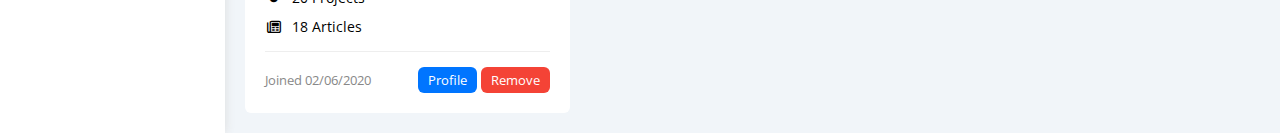
<file: friends.html>
<!DOCTYPE html>
<html lang="en">

<head>
    <meta charset="UTF-8">
    <meta http-equiv="X-UA-Compatible" content="IE=edge">
    <meta name="viewport" content="width=device-width, initial-scale=1.0">
    <title>Friends</title>
    <link rel="stylesheet" href="css/main.css">
    <!-- Font Awesome CSS File -->
    <link rel="stylesheet" href="css/all.min.css">
    <!-- Google Fonts -->
    <link rel="preconnect" href="https://fonts.googleapis.com">
    <link rel="preconnect" href="https://fonts.gstatic.com" crossorigin>
    <link href="https://fonts.googleapis.com/css2?family=Open+Sans:wght@300;500&display=swap" rel="stylesheet">
</head>

<body>
    <div class="page">
        <div class="sidebar">
            <div class="logo">
                Elzero
            </div>
            <ul class="menu">
                <li>
                    <a href="index.html">
                        <i class="fa-regular fa-chart-bar fa-fw"></i>
                        <span>Dashboard</span>
                    </a>
                </li>
                <li>
                    <a href="settings.html">
                        <i class="fa-solid fa-gear fa-fw"></i>
                        <span>Settings</span>
                    </a>
                </li>
                <li>
                    <a href="profile.html">
                        <i class="fa-regular fa-user fa-fw"></i>
                        <span>Profile</span>
                    </a>
                </li>
                <li>
                    <a href="projects.html">
                        <i class="fa-solid fa-diagram-project fa-fw"></i>
                        <span>Projects</span>
                    </a>
                </li>
                <li>
                    <a href="courses.html">
                        <i class="fa-solid fa-graduation-cap fa-fw"></i>
                        <span>Courses</span>
                    </a>
                </li>
                <li>
                    <a href="friends.html" class="active">
                        <i class="fa-regular fa-circle-user fa-fw"></i>
                        <span>Friends</span>
                    </a>
                </li>
                <li>
                    <a href="files.html">
                        <i class="fa-regular fa-file fa-fw"></i>
                        <span>Files</span>
                    </a>
                </li>
                <li>
                    <a href="plans.html">
                        <i class="fa-regular fa-credit-card fa-fw"></i>
                        <span>Plans</span>
                    </a>
                </li>
            </ul>
        </div>

        <div class="content">
            <div class="topbar">
                <form action="">
                    <input type="search" name="search" placeholder="Type A Keyword">
                </form>
                <div class="icons">
                    <div class="notifications"><i class="fa-regular fa-bell"></i></div>
                    <a href="profile.html"><img src="imgs/avatar.png" alt="profile_avatar"></a>
                </div>
            </div>
            <h1 class="main-heading">Friends</h1>
            <div class="friends-page">

                <div class="friend">
                    <div class="icons">
                        <a href="tel:+212614538796"><i class="fa-solid fa-phone"></i></a>
                        <a href="mailto:friend@gmail.com"><i class="fa-regular fa-envelope"></i></a>
                    </div>
                    <img class="avatar" src="imgs/friend-01.jpg" alt="avatar">
                    <h4>Ahmed Nasser</h4>
                    <span class="job-title">JavaScript Developer</span>
                    <div class="infos">
                        <div class="info">
                            <i class="fa-regular fa-face-smile fa-fw"></i>
                            <span>99</span> Friends
                        </div>
                        <div class="info">
                            <i class="fa-solid fa-code-commit fa-fw"></i>
                            <span>15</span> Projects
                        </div>
                        <div class="info">
                            <i class="fa-regular fa-newspaper fa-fw"></i>
                            <span>25</span> Articles
                        </div>
                        <span class="vip">VIP</span>
                    </div>
                    <div>
                        <span>Joined 02/10/2021</span>
                        <div>
                            <button class="blue">Profile</button>
                            <button class="red">Remove</button>
                        </div>
                    </div>
                </div>

                <div class="friend">
                    <div class="icons">
                        <a href="tel:+212614538796"><i class="fa-solid fa-phone"></i></a>
                        <a href="mailto:friend@gmail.com"><i class="fa-regular fa-envelope"></i></a>
                    </div>
                    <img class="avatar" src="imgs/friend-02.jpg" alt="avatar">
                    <h4>Omar Fathy</h4>
                    <span class="job-title">Cloud Developer</span>
                    <div class="infos">
                        <div class="info">
                            <i class="fa-regular fa-face-smile fa-fw"></i>
                            <span>30</span> Friends
                        </div>
                        <div class="info">
                            <i class="fa-solid fa-code-commit fa-fw"></i>
                            <span>11</span> Projects
                        </div>
                        <div class="info">
                            <i class="fa-regular fa-newspaper fa-fw"></i>
                            <span>12</span> Articles
                        </div>
                    </div>
                    <div>
                        <span>Joined 28/08/2020</span>
                        <div>
                            <button class="blue">Profile</button>
                            <button class="red">Remove</button>
                        </div>
                    </div>
                </div>

                <div class="friend">
                    <div class="icons">
                        <a href="tel:+212614538796"><i class="fa-solid fa-phone"></i></a>
                        <a href="mailto:friend@gmail.com"><i class="fa-regular fa-envelope"></i></a>
                    </div>
                    <img class="avatar" src="imgs/friend-03.jpg" alt="avatar">
                    <h4>Omar Ahmed</h4>
                    <span class="job-title">Mobile Developer</span>
                    <div class="infos">
                        <div class="info">
                            <i class="fa-regular fa-face-smile fa-fw"></i>
                            <span>80</span> Friends
                        </div>
                        <div class="info">
                            <i class="fa-solid fa-code-commit fa-fw"></i>
                            <span>20</span> Projects
                        </div>
                        <div class="info">
                            <i class="fa-regular fa-newspaper fa-fw"></i>
                            <span>18</span> Articles
                        </div>
                    </div>
                    <div>
                        <span>Joined 02/06/2020</span>
                        <div>
                            <button class="blue">Profile</button>
                            <button class="red">Remove</button>
                        </div>
                    </div>
                </div>

                <div class="friend">
                    <div class="icons">
                        <a href="tel:+212614538796"><i class="fa-solid fa-phone"></i></a>
                        <a href="mailto:friend@gmail.com"><i class="fa-regular fa-envelope"></i></a>
                    </div>
                    <img class="avatar" src="imgs/friend-04.jpg" alt="avatar">
                    <h4>Shady Nabil</h4>
                    <span class="job-title">Back-End Developer</span>
                    <div class="infos">
                        <div class="info">
                            <i class="fa-regular fa-face-smile fa-fw"></i>
                            <span>70</span> Friends
                        </div>
                        <div class="info">
                            <i class="fa-solid fa-code-commit fa-fw"></i>
                            <span>30</span> Projects
                        </div>
                        <div class="info">
                            <i class="fa-regular fa-newspaper fa-fw"></i>
                            <span>18</span> Articles
                        </div>
                    </div>
                    <div>
                        <span>Joined 28/06/2020</span>
                        <div>
                            <button class="blue">Profile</button>
                            <button class="red">Remove</button>
                        </div>
                    </div>
                </div>

                <div class="friend">
                    <div class="icons">
                        <a href="tel:+212614538796"><i class="fa-solid fa-phone"></i></a>
                        <a href="mailto:friend@gmail.com"><i class="fa-regular fa-envelope"></i></a>
                    </div>
                    <img class="avatar" src="imgs/friend-05.jpg" alt="avatar">
                    <h4>Mohamed Ibrahim</h4>
                    <span class="job-title">Algorithm Developer</span>
                    <div class="infos">
                        <div class="info">
                            <i class="fa-regular fa-face-smile fa-fw"></i>
                            <span>80</span> Friends
                        </div>
                        <div class="info">
                            <i class="fa-solid fa-code-commit fa-fw"></i>
                            <span>30</span> Projects
                        </div>
                        <div class="info">
                            <i class="fa-regular fa-newspaper fa-fw"></i>
                            <span>18</span> Articles
                        </div>
                    </div>
                    <div>
                        <span>Joined 28/08/2020</span>
                        <div>
                            <button class="blue">Profile</button>
                            <button class="red">Remove</button>
                        </div>
                    </div>
                </div>

                <div class="friend">
                    <div class="icons">
                        <a href="tel:+212614538796"><i class="fa-solid fa-phone"></i></a>
                        <a href="mailto:friend@gmail.com"><i class="fa-regular fa-envelope"></i></a>
                    </div>
                    <img class="avatar" src="imgs/friend-04.jpg" alt="avatar">
                    <h4>Amr Hendawy</h4>
                    <span class="job-title">Back-End Developer</span>
                    <div class="infos">
                        <div class="info">
                            <i class="fa-regular fa-face-smile fa-fw"></i>
                            <span>70</span> Friends
                        </div>
                        <div class="info">
                            <i class="fa-solid fa-code-commit fa-fw"></i>
                            <span>30</span> Projects
                        </div>
                        <div class="info">
                            <i class="fa-regular fa-newspaper fa-fw"></i>
                            <span>18</span> Articles
                        </div>
                    </div>
                    <div>
                        <span>Joined 28/06/2020</span>
                        <div>
                            <button class="blue">Profile</button>
                            <button class="red">Remove</button>
                        </div>
                    </div>
                </div>

                <div class="friend">
                    <div class="icons">
                        <a href="tel:+212614538796"><i class="fa-solid fa-phone"></i></a>
                        <a href="mailto:friend@gmail.com"><i class="fa-regular fa-envelope"></i></a>
                    </div>
                    <img class="avatar" src="imgs/friend-02.jpg" alt="avatar">
                    <h4>Mahmoud Adel</h4>
                    <span class="job-title">Cloud Developer</span>
                    <div class="infos">
                        <div class="info">
                            <i class="fa-regular fa-face-smile fa-fw"></i>
                            <span>30</span> Friends
                        </div>
                        <div class="info">
                            <i class="fa-solid fa-code-commit fa-fw"></i>
                            <span>11</span> Projects
                        </div>
                        <div class="info">
                            <i class="fa-regular fa-newspaper fa-fw"></i>
                            <span>12</span> Articles
                        </div>
                    </div>
                    <div>
                        <span>Joined 02/08/2020</span>
                        <div>
                            <button class="blue">Profile</button>
                            <button class="red">Remove</button>
                        </div>
                    </div>
                </div>

                <div class="friend">
                    <div class="icons">
                        <a href="tel:+212614538796"><i class="fa-solid fa-phone"></i></a>
                        <a href="mailto:friend@gmail.com"><i class="fa-regular fa-envelope"></i></a>
                    </div>
                    <img class="avatar" src="imgs/friend-05.jpg" alt="avatar">
                    <h4>Ahmed Abuzaid</h4>
                    <span class="job-title">Content Creator</span>
                    <div class="infos">
                        <div class="info">
                            <i class="fa-regular fa-face-smile fa-fw"></i>
                            <span>80</span> Friends
                        </div>
                        <div class="info">
                            <i class="fa-solid fa-code-commit fa-fw"></i>
                            <span>30</span> Projects
                        </div>
                        <div class="info">
                            <i class="fa-regular fa-newspaper fa-fw"></i>
                            <span>18</span> Articles
                        </div>
                        <span class="vip">VIP</span>
                    </div>
                    <div>
                        <span>Joined 28/08/2020</span>
                        <div>
                            <button class="blue">Profile</button>
                            <button class="red">Remove</button>
                        </div>
                    </div>
                </div>

                <div class="friend">
                    <div class="icons">
                        <a href="tel:+212614538796"><i class="fa-solid fa-phone"></i></a>
                        <a href="mailto:friend@gmail.com"><i class="fa-regular fa-envelope"></i></a>
                    </div>
                    <img class="avatar" src="imgs/friend-01.jpg" alt="avatar">
                    <h4>Gareeb Elshiekh</h4>
                    <span class="job-title">JavaScript Developer</span>
                    <div class="infos">
                        <div class="info">
                            <i class="fa-regular fa-face-smile fa-fw"></i>
                            <span>90</span> Friends
                        </div>
                        <div class="info">
                            <i class="fa-solid fa-code-commit fa-fw"></i>
                            <span>15</span> Projects
                        </div>
                        <div class="info">
                            <i class="fa-regular fa-newspaper fa-fw"></i>
                            <span>25</span> Articles
                        </div>
                        <span class="vip">VIP</span>
                    </div>
                    <div>
                        <span>Joined 02/10/2020</span>
                        <div>
                            <button class="blue">Profile</button>
                            <button class="red">Remove</button>
                        </div>
                    </div>
                </div>

                <div class="friend">
                    <div class="icons">
                        <a href="tel:+212614538796"><i class="fa-solid fa-phone"></i></a>
                        <a href="mailto:friend@gmail.com"><i class="fa-regular fa-envelope"></i></a>
                    </div>
                    <img class="avatar" src="imgs/friend-03.jpg" alt="avatar">
                    <h4>Hamza</h4>
                    <span class="job-title">Front-End Developer</span>
                    <div class="infos">
                        <div class="info">
                            <i class="fa-regular fa-face-smile fa-fw"></i>
                            <span>80</span> Friends
                        </div>
                        <div class="info">
                            <i class="fa-solid fa-code-commit fa-fw"></i>
                            <span>20</span> Projects
                        </div>
                        <div class="info">
                            <i class="fa-regular fa-newspaper fa-fw"></i>
                            <span>18</span> Articles
                        </div>
                    </div>
                    <div>
                        <span>Joined 02/06/2020</span>
                        <div>
                            <button class="blue">Profile</button>
                            <button class="red">Remove</button>
                        </div>
                    </div>
                </div>

            </div>
        </div>
    </div>
</body>

</html>
</file>
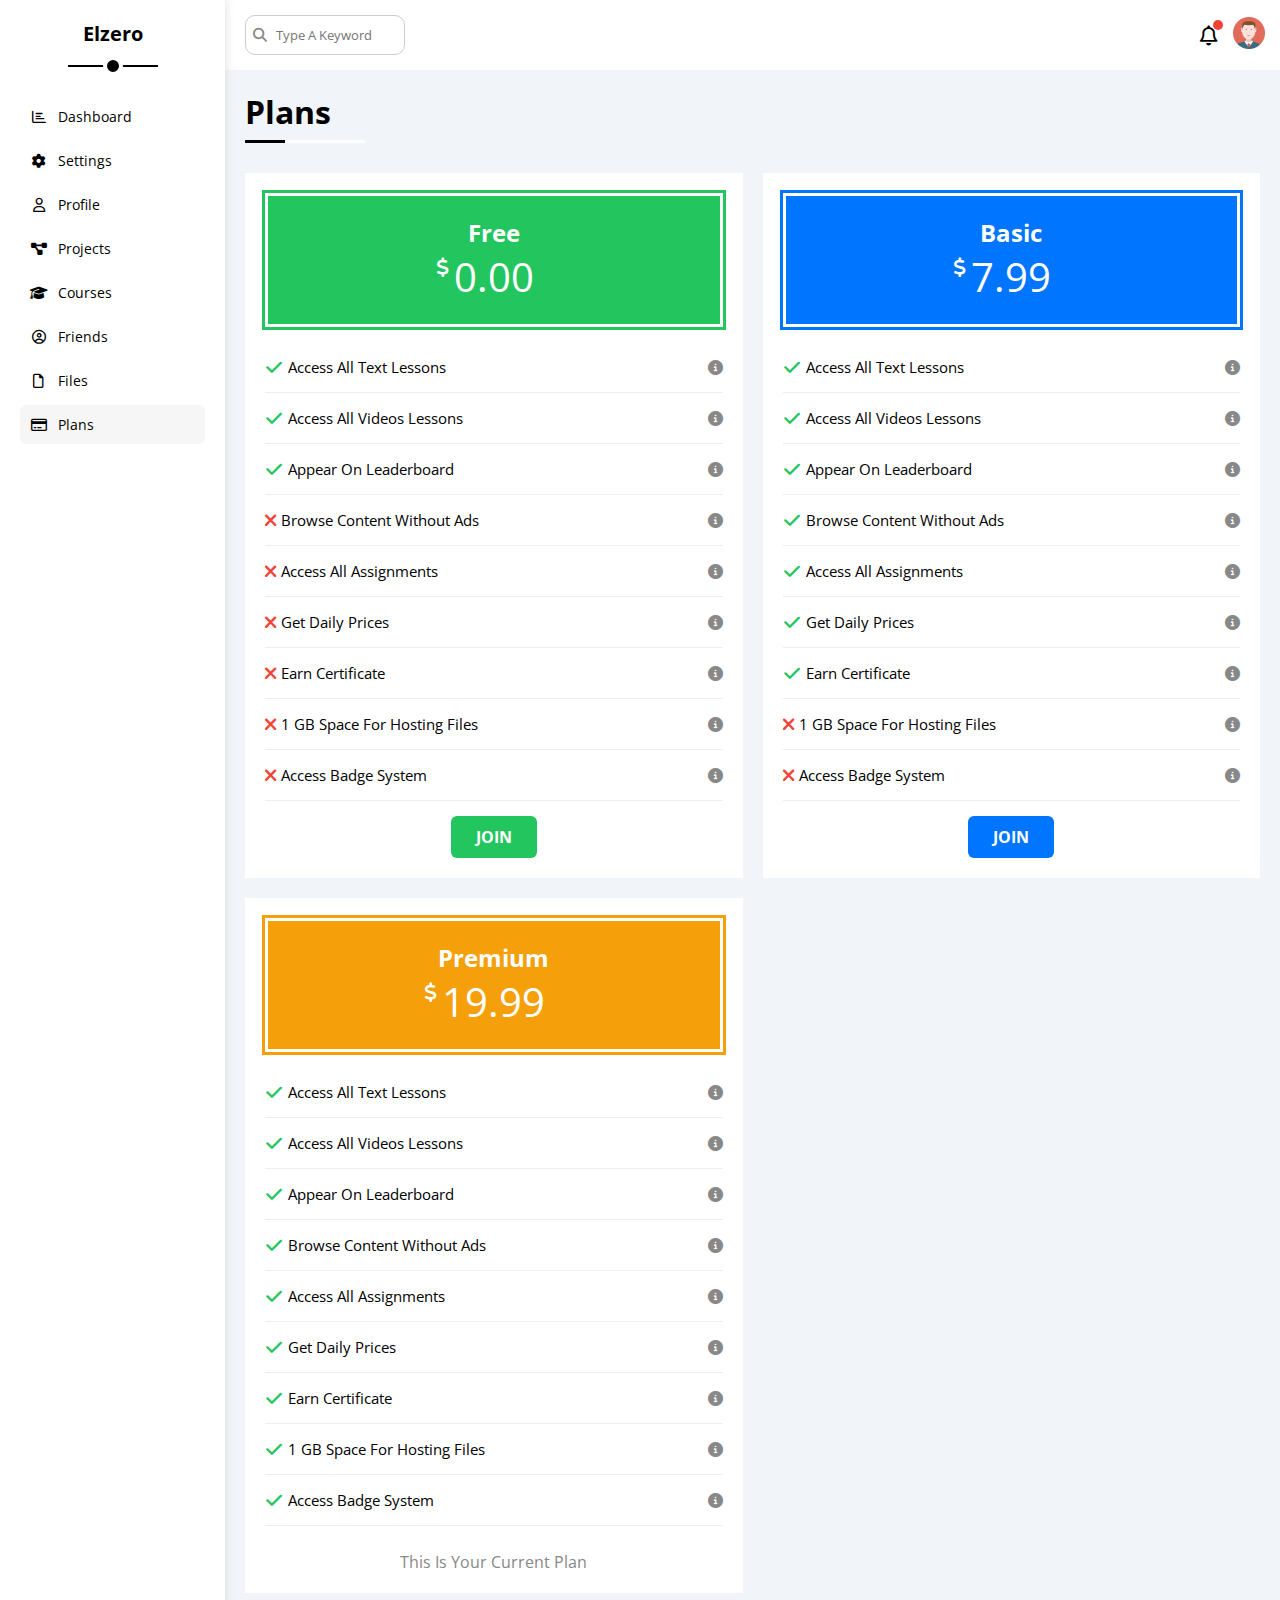
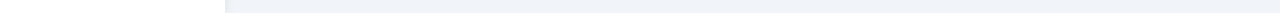
<file: plans.html>
<!DOCTYPE html>
<html lang="en">

<head>
    <meta charset="UTF-8">
    <meta http-equiv="X-UA-Compatible" content="IE=edge">
    <meta name="viewport" content="width=device-width, initial-scale=1.0">
    <title>Plans</title>
    <link rel="stylesheet" href="css/main.css">
    <!-- Font Awesome CSS File -->
    <link rel="stylesheet" href="css/all.min.css">
    <!-- Google Fonts -->
    <link rel="preconnect" href="https://fonts.googleapis.com">
    <link rel="preconnect" href="https://fonts.gstatic.com" crossorigin>
    <link href="https://fonts.googleapis.com/css2?family=Open+Sans:wght@300;500&display=swap" rel="stylesheet">
</head>

<body>
    <div class="page">
        <div class="sidebar">
            <div class="logo">
                Elzero
            </div>
            <ul class="menu">
                <li>
                    <a href="index.html">
                        <i class="fa-regular fa-chart-bar fa-fw"></i>
                        <span>Dashboard</span>
                    </a>
                </li>
                <li>
                    <a href="settings.html">
                        <i class="fa-solid fa-gear fa-fw"></i>
                        <span>Settings</span>
                    </a>
                </li>
                <li>
                    <a href="profile.html">
                        <i class="fa-regular fa-user fa-fw"></i>
                        <span>Profile</span>
                    </a>
                </li>
                <li>
                    <a href="projects.html">
                        <i class="fa-solid fa-diagram-project fa-fw"></i>
                        <span>Projects</span>
                    </a>
                </li>
                <li>
                    <a href="courses.html">
                        <i class="fa-solid fa-graduation-cap fa-fw"></i>
                        <span>Courses</span>
                    </a>
                </li>
                <li>
                    <a href="friends.html">
                        <i class="fa-regular fa-circle-user fa-fw"></i>
                        <span>Friends</span>
                    </a>
                </li>
                <li>
                    <a href="files.html">
                        <i class="fa-regular fa-file fa-fw"></i>
                        <span>Files</span>
                    </a>
                </li>
                <li>
                    <a href="plans.html" class="active">
                        <i class="fa-regular fa-credit-card fa-fw"></i>
                        <span>Plans</span>
                    </a>
                </li>
            </ul>
        </div>

        <div class="content">
            <div class="topbar">
                <form action="">
                    <input type="search" name="search" placeholder="Type A Keyword">
                </form>
                <div class="icons">
                    <div class="notifications"><i class="fa-regular fa-bell"></i></div>
                    <a href="profile.html"><img src="imgs/avatar.png" alt="profile_avatar"></a>
                </div>
            </div>
            <h1 class="main-heading">Plans</h1>
            <div class="plans-page">
                <div class="plan">
                    <div class="head green">
                        <h2>Free</h2>
                        <span>0.00</span>
                    </div>
                    <div class="features">
                        <div class="feature">
                            <i class="fa-solid fa-check checked"></i>
                            <p>Access All Text Lessons</p>
                            <i class="fa-solid fa-circle-info"></i>
                        </div>
                        <div class="feature">
                            <i class="fa-solid fa-check checked"></i>
                            <p>Access All Videos Lessons</p>
                            <i class="fa-solid fa-circle-info"></i>
                        </div>
                        <div class="feature">
                            <i class="fa-solid fa-check checked"></i>
                            <p>Appear On Leaderboard</p>
                            <i class="fa-solid fa-circle-info"></i>
                        </div>
                        <div class="feature">
                            <i class="fa-solid fa-xmark unchecked"></i>
                            <p>Browse Content Without Ads</p>
                            <i class="fa-solid fa-circle-info"></i>
                        </div>
                        <div class="feature">
                            <i class="fa-solid fa-xmark unchecked"></i>
                            <p>Access All Assignments</p>
                            <i class="fa-solid fa-circle-info"></i>
                        </div>
                        <div class="feature">
                            <i class="fa-solid fa-xmark unchecked"></i>
                            <p>Get Daily Prices</p>
                            <i class="fa-solid fa-circle-info"></i>
                        </div>
                        <div class="feature">
                            <i class="fa-solid fa-xmark unchecked"></i>
                            <p>Earn Certificate</p>
                            <i class="fa-solid fa-circle-info"></i>
                        </div>
                        <div class="feature">
                            <i class="fa-solid fa-xmark unchecked"></i>
                            <p>1 GB Space For Hosting Files</p>
                            <i class="fa-solid fa-circle-info"></i>
                        </div>
                        <div class="feature">
                            <i class="fa-solid fa-xmark unchecked"></i>
                            <p>Access Badge System</p>
                            <i class="fa-solid fa-circle-info"></i>
                        </div>
                    </div>
                    <a href="#" class="join green">Join</a>
                </div>

                <div class="plan">
                    <div class="head blue">
                        <h2>Basic</h2>
                        <span>7.99</span>
                    </div>
                    <div class="features">
                        <div class="feature">
                            <i class="fa-solid fa-check checked"></i>
                            <p>Access All Text Lessons</p>
                            <i class="fa-solid fa-circle-info"></i>
                        </div>
                        <div class="feature">
                            <i class="fa-solid fa-check checked"></i>
                            <p>Access All Videos Lessons</p>
                            <i class="fa-solid fa-circle-info"></i>
                        </div>
                        <div class="feature">
                            <i class="fa-solid fa-check checked"></i>
                            <p>Appear On Leaderboard</p>
                            <i class="fa-solid fa-circle-info"></i>
                        </div>
                        <div class="feature">
                            <i class="fa-solid fa-check checked"></i>
                            <p>Browse Content Without Ads</p>
                            <i class="fa-solid fa-circle-info"></i>
                        </div>
                        <div class="feature">
                            <i class="fa-solid fa-check checked"></i>
                            <p>Access All Assignments</p>
                            <i class="fa-solid fa-circle-info"></i>
                        </div>
                        <div class="feature">
                            <i class="fa-solid fa-check checked"></i>
                            <p>Get Daily Prices</p>
                            <i class="fa-solid fa-circle-info"></i>
                        </div>
                        <div class="feature">
                            <i class="fa-solid fa-check checked"></i>
                            <p>Earn Certificate</p>
                            <i class="fa-solid fa-circle-info"></i>
                        </div>
                        <div class="feature">
                            <i class="fa-solid fa-xmark unchecked"></i>
                            <p>1 GB Space For Hosting Files</p>
                            <i class="fa-solid fa-circle-info"></i>
                        </div>
                        <div class="feature">
                            <i class="fa-solid fa-xmark unchecked"></i>
                            <p>Access Badge System</p>
                            <i class="fa-solid fa-circle-info"></i>
                        </div>
                    </div>
                    <a href="#" class="join blue">Join</a>
                </div>

                <div class="plan chosen">
                    <div class="head orange">
                        <h2>Premium</h2>
                        <span>19.99</span>
                    </div>
                    <div class="features">
                        <div class="feature">
                            <i class="fa-solid fa-check checked"></i>
                            <p>Access All Text Lessons</p>
                            <i class="fa-solid fa-circle-info"></i>
                        </div>
                        <div class="feature">
                            <i class="fa-solid fa-check checked"></i>
                            <p>Access All Videos Lessons</p>
                            <i class="fa-solid fa-circle-info"></i>
                        </div>
                        <div class="feature">
                            <i class="fa-solid fa-check checked"></i>
                            <p>Appear On Leaderboard</p>
                            <i class="fa-solid fa-circle-info"></i>
                        </div>
                        <div class="feature">
                            <i class="fa-solid fa-check checked"></i>
                            <p>Browse Content Without Ads</p>
                            <i class="fa-solid fa-circle-info"></i>
                        </div>
                        <div class="feature">
                            <i class="fa-solid fa-check checked"></i>
                            <p>Access All Assignments</p>
                            <i class="fa-solid fa-circle-info"></i>
                        </div>
                        <div class="feature">
                            <i class="fa-solid fa-check checked"></i>
                            <p>Get Daily Prices</p>
                            <i class="fa-solid fa-circle-info"></i>
                        </div>
                        <div class="feature">
                            <i class="fa-solid fa-check checked"></i>
                            <p>Earn Certificate</p>
                            <i class="fa-solid fa-circle-info"></i>
                        </div>
                        <div class="feature">
                            <i class="fa-solid fa-check checked"></i>
                            <p>1 GB Space For Hosting Files</p>
                            <i class="fa-solid fa-circle-info"></i>
                        </div>
                        <div class="feature">
                            <i class="fa-solid fa-check checked"></i>
                            <p>Access Badge System</p>
                            <i class="fa-solid fa-circle-info"></i>
                        </div>
                    </div>
                    <p class="joined">This Is Your Current Plan</p>
                </div>

            </div>
        </div>
    </div>
</body>

</html>
</file>
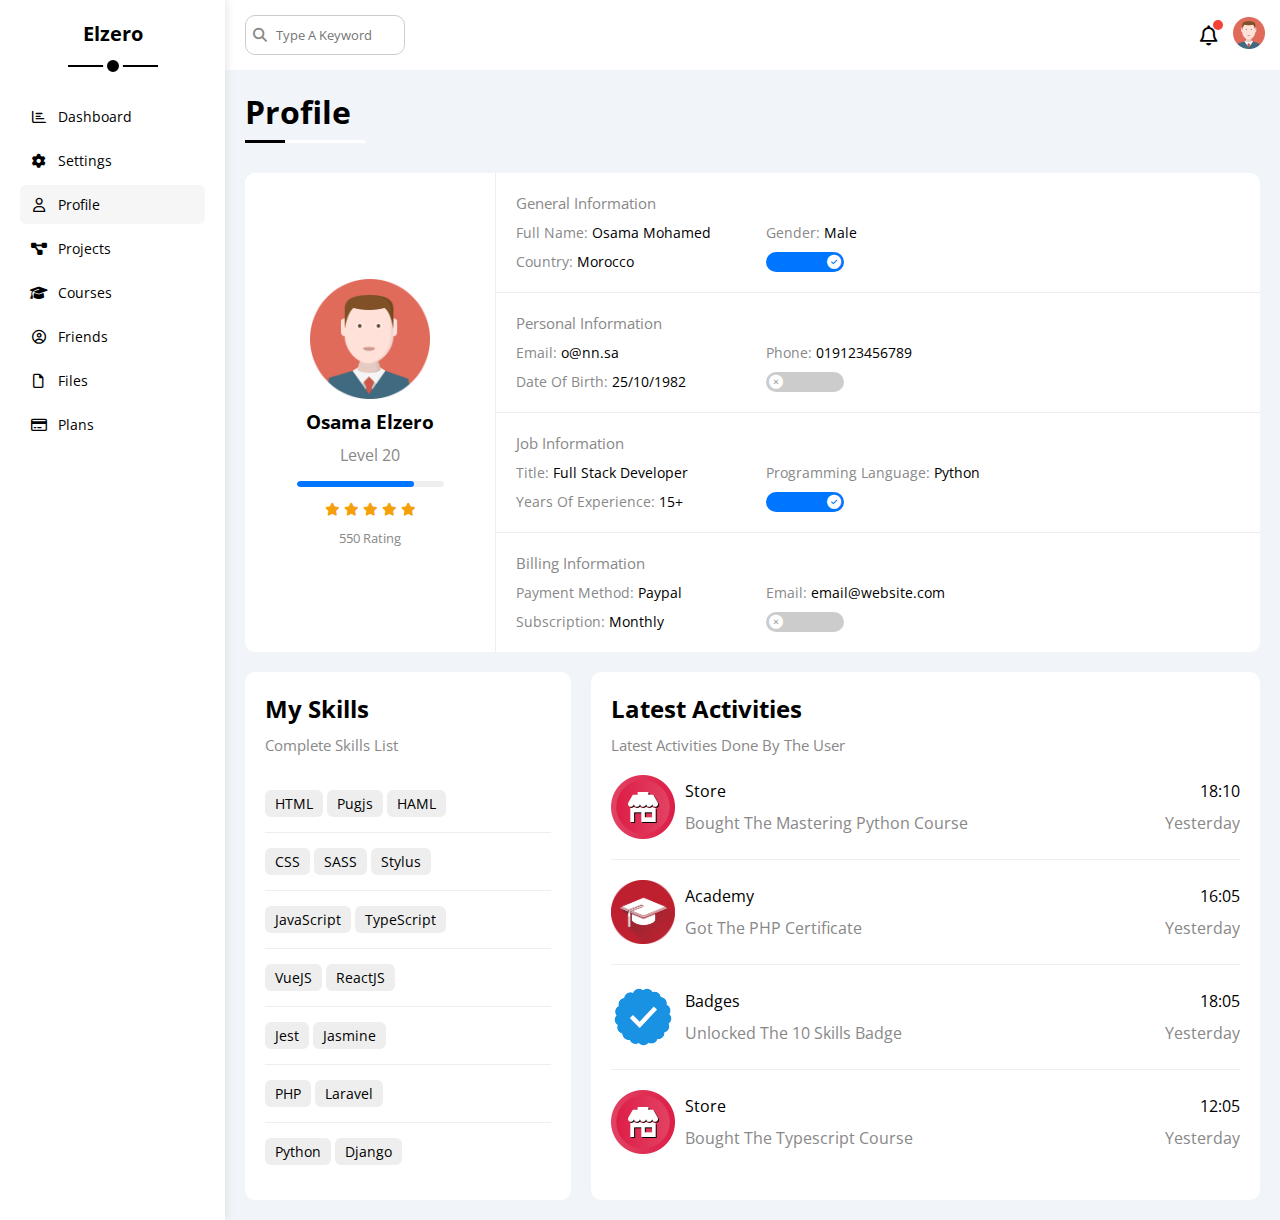
<file: profile.html>
<!DOCTYPE html>
<html lang="en">

<head>
    <meta charset="UTF-8">
    <meta http-equiv="X-UA-Compatible" content="IE=edge">
    <meta name="viewport" content="width=device-width, initial-scale=1.0">
    <title>Profile</title>
    <link rel="stylesheet" href="css/main.css">
    <!-- Font Awesome CSS File -->
    <link rel="stylesheet" href="css/all.min.css">
    <!-- Google Fonts -->
    <link rel="preconnect" href="https://fonts.googleapis.com">
    <link rel="preconnect" href="https://fonts.gstatic.com" crossorigin>
    <link href="https://fonts.googleapis.com/css2?family=Open+Sans:wght@300;500&display=swap" rel="stylesheet">
</head>

<body>
    <div class="page">
        <div class="sidebar">
            <div class="logo">
                Elzero
            </div>
            <ul class="menu">
                <li>
                    <a href="index.html">
                        <i class="fa-regular fa-chart-bar fa-fw"></i>
                        <span>Dashboard</span>
                    </a>
                </li>
                <li>
                    <a href="settings.html">
                        <i class="fa-solid fa-gear fa-fw"></i>
                        <span>Settings</span>
                    </a>
                </li>
                <li>
                    <a href="profile.html" class="active">
                        <i class="fa-regular fa-user fa-fw"></i>
                        <span>Profile</span>
                    </a>
                </li>
                <li>
                    <a href="projects.html">
                        <i class="fa-solid fa-diagram-project fa-fw"></i>
                        <span>Projects</span>
                    </a>
                </li>
                <li>
                    <a href="courses.html">
                        <i class="fa-solid fa-graduation-cap fa-fw"></i>
                        <span>Courses</span>
                    </a>
                </li>
                <li>
                    <a href="friends.html">
                        <i class="fa-regular fa-circle-user fa-fw"></i>
                        <span>Friends</span>
                    </a>
                </li>
                <li>
                    <a href="files.html">
                        <i class="fa-regular fa-file fa-fw"></i>
                        <span>Files</span>
                    </a>
                </li>
                <li>
                    <a href="plans.html">
                        <i class="fa-regular fa-credit-card fa-fw"></i>
                        <span>Plans</span>
                    </a>
                </li>
            </ul>
        </div>

        <div class="content">
            <div class="topbar">
                <form action="">
                    <input type="search" name="search" placeholder="Type A Keyword">
                </form>
                <div class="icons">
                    <div class="notifications"><i class="fa-regular fa-bell"></i></div>
                    <a href="profile.html"><img src="imgs/avatar.png" alt="profile_avatar"></a>
                </div>
            </div>
            <h1 class="main-heading">Profile</h1>
            <div class="profile-page">

                <div class="infos">
                    <div>
                        <img src="imgs/avatar.png" alt="avatar">
                        <h3>Osama Elzero</h3>
                        <p class="level">Level 20</p>
                        <div class="prog-bar"><span style="width: 80%;"></span></div>
                        <div class="stars">
                            <i class="fa-solid fa-star"></i>
                            <i class="fa-solid fa-star"></i>
                            <i class="fa-solid fa-star"></i>
                            <i class="fa-solid fa-star"></i>
                            <i class="fa-solid fa-star"></i>
                        </div>
                        <p class="rating"><span>550</span> Rating</p>
                    </div>
                    <div>
                        <div class="box">
                            <h4>General Information</h4>
                            <div>
                                <span>Full Name: </span>
                                <span>Osama Mohamed</span>
                            </div>
                            <div>
                                <span>Gender: </span>
                                <span>Male</span>
                            </div>
                            <div>
                                <span>Country: </span>
                                <span>Morocco</span>
                            </div>
                            <div class="toggle-switch">
                                <input type="checkbox" id="info1" checked>
                                <label for="info1"></label>
                            </div>
                        </div>
                        <div class="box">
                            <h4>Personal Information</h4>
                            <div>
                                <span>Email: </span>
                                <span>o@nn.sa</span>
                            </div>
                            <div>
                                <span>Phone: </span>
                                <span>019123456789</span>
                            </div>
                            <div>
                                <span>Date Of Birth: </span>
                                <span>25/10/1982</span>
                            </div>
                            <div class="toggle-switch">
                                <input type="checkbox" id="info2">
                                <label for="info2"></label>
                            </div>
                        </div>
                        <div class="box">
                            <h4>Job Information</h4>
                            <div>
                                <span>Title: </span>
                                <span>Full Stack Developer</span>
                            </div>
                            <div>
                                <span>Programming Language: </span>
                                <span>Python</span>
                            </div>
                            <div>
                                <span>Years Of Experience: </span>
                                <span>15+</span>
                            </div>
                            <div class="toggle-switch">
                                <input type="checkbox" id="info3" checked>
                                <label for="info3"></label>
                            </div>
                        </div>
                        <div class="box">
                            <h4>Billing Information</h4>
                            <div>
                                <span>Payment Method: </span>
                                <span>Paypal</span>
                            </div>
                            <div>
                                <span>Email: </span>
                                <span>email@website.com</span>
                            </div>
                            <div>
                                <span>Subscription: </span>
                                <span>Monthly</span>
                            </div>
                            <div class="toggle-switch">
                                <input type="checkbox" id="info4">
                                <label for="info4"></label>
                            </div>
                        </div>
                    </div>
                </div>

                <div class="skills">
                    <div class="widget-heading">
                        <h2>My Skills</h2>
                        <p>Complete Skills List</p>
                    </div>
                    <div class="group">
                        <span>HTML</span>
                        <span>Pugjs</span>
                        <span>HAML</span>
                    </div>
                    <div class="group">
                        <span>CSS</span>
                        <span>SASS</span>
                        <span>Stylus</span>
                    </div>
                    <div class="group">
                        <span>JavaScript</span>
                        <span>TypeScript</span>
                    </div>
                    <div class="group">
                        <span>VueJS</span>
                        <span>ReactJS</span>
                    </div>
                    <div class="group">
                        <span>Jest</span>
                        <span>Jasmine</span>
                    </div>
                    <div class="group">
                        <span>PHP</span>
                        <span>Laravel</span>
                    </div>
                    <div class="group">
                        <span>Python</span>
                        <span>Django</span>
                    </div>
                </div>

                <div class="latest-activities">
                    <div class="widget-heading">
                        <h2>Latest Activities</h2>
                        <p>Latest Activities Done By The User</p>
                    </div>
                    <div class="box">
                        <img src="imgs/activity-01.png" alt="activity01">
                        <div class="description">
                            <span>Store</span>
                            <span>Bought The Mastering Python Course</span>
                        </div>
                        <div class="time">
                            <span>18:10</span>
                            <span>Yesterday</span>
                        </div>
                    </div>
                    <div class="box">
                        <img src="imgs/activity-02.png" alt="activity02">
                        <div class="description">
                            <span>Academy</span>
                            <span>Got The PHP Certificate</span>
                        </div>
                        <div class="time">
                            <span>16:05</span>
                            <span>Yesterday</span>
                        </div>
                    </div>
                    <div class="box">
                        <img src="imgs/activity-03.png" alt="activity03">
                        <div class="description">
                            <span>Badges</span>
                            <span>Unlocked The 10 Skills Badge</span>
                        </div>
                        <div class="time">
                            <span>18:05</span>
                            <span>Yesterday</span>
                        </div>
                    </div>
                    <div class="box">
                        <img src="imgs/activity-01.png" alt="activity04">
                        <div class="description">
                            <span>Store</span>
                            <span>Bought The Typescript Course</span>
                        </div>
                        <div class="time">
                            <span>12:05</span>
                            <span>Yesterday</span>
                        </div>
                    </div>
                </div>
            </div>
        </div>
    </div>
</body>

</html>
</file>
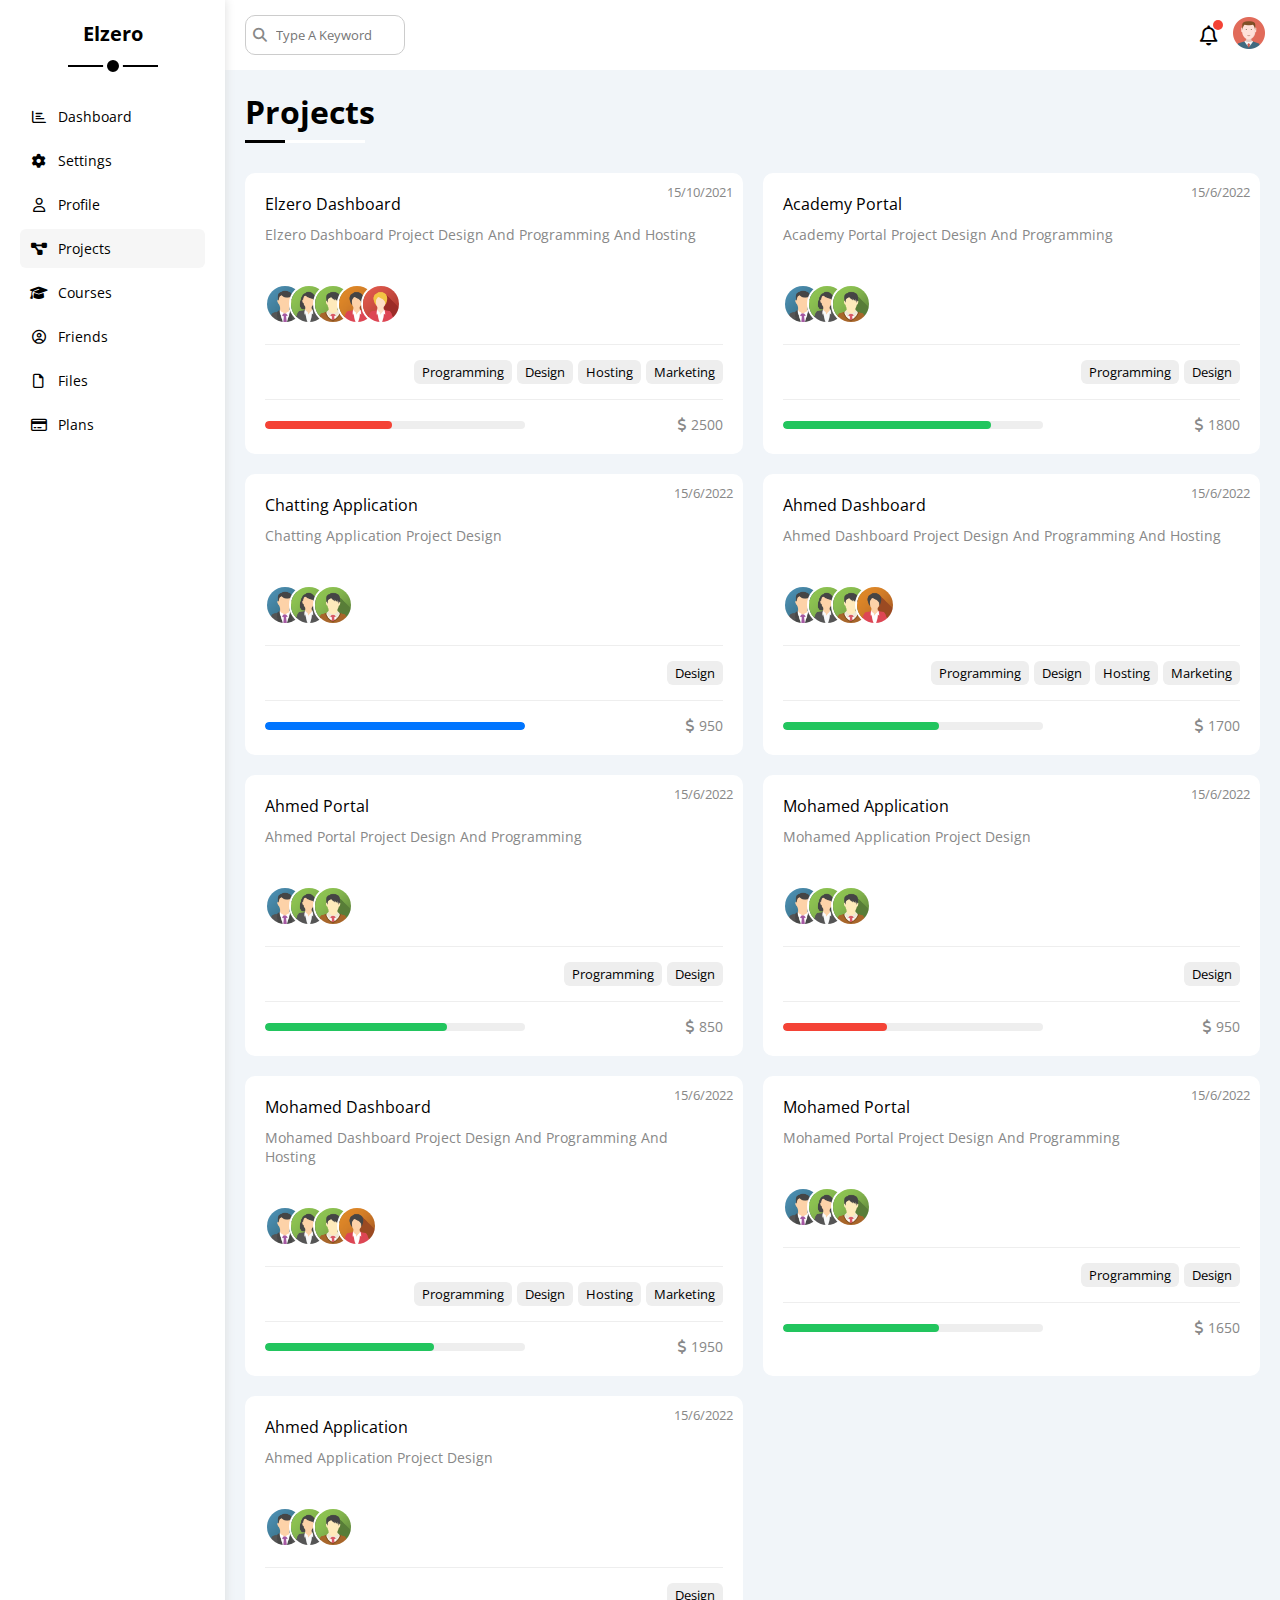
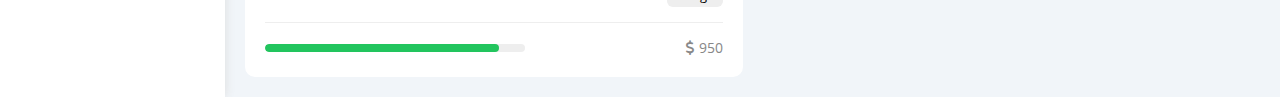
<file: projects.html>
<!DOCTYPE html>
<html lang="en">

<head>
    <meta charset="UTF-8">
    <meta http-equiv="X-UA-Compatible" content="IE=edge">
    <meta name="viewport" content="width=device-width, initial-scale=1.0">
    <title>Projects</title>
    <link rel="stylesheet" href="css/main.css">
    <!-- Font Awesome CSS File -->
    <link rel="stylesheet" href="css/all.min.css">
    <!-- Google Fonts -->
    <link rel="preconnect" href="https://fonts.googleapis.com">
    <link rel="preconnect" href="https://fonts.gstatic.com" crossorigin>
    <link href="https://fonts.googleapis.com/css2?family=Open+Sans:wght@300;500&display=swap" rel="stylesheet">
</head>

<body>
    <div class="page">
        <div class="sidebar">
            <div class="logo">
                Elzero
            </div>
            <ul class="menu">
                <li>
                    <a href="index.html">
                        <i class="fa-regular fa-chart-bar fa-fw"></i>
                        <span>Dashboard</span>
                    </a>
                </li>
                <li>
                    <a href="settings.html">
                        <i class="fa-solid fa-gear fa-fw"></i>
                        <span>Settings</span>
                    </a>
                </li>
                <li>
                    <a href="profile.html">
                        <i class="fa-regular fa-user fa-fw"></i>
                        <span>Profile</span>
                    </a>
                </li>
                <li>
                    <a href="projects.html" class="active">
                        <i class="fa-solid fa-diagram-project fa-fw"></i>
                        <span>Projects</span>
                    </a>
                </li>
                <li>
                    <a href="courses.html">
                        <i class="fa-solid fa-graduation-cap fa-fw"></i>
                        <span>Courses</span>
                    </a>
                </li>
                <li>
                    <a href="friends.html">
                        <i class="fa-regular fa-circle-user fa-fw"></i>
                        <span>Friends</span>
                    </a>
                </li>
                <li>
                    <a href="files.html">
                        <i class="fa-regular fa-file fa-fw"></i>
                        <span>Files</span>
                    </a>
                </li>
                <li>
                    <a href="plans.html">
                        <i class="fa-regular fa-credit-card fa-fw"></i>
                        <span>Plans</span>
                    </a>
                </li>
            </ul>
        </div>

        <div class="content">
            <div class="topbar">
                <form action="">
                    <input type="search" name="search" placeholder="Type A Keyword">
                </form>
                <div class="icons">
                    <div class="notifications"><i class="fa-regular fa-bell"></i></div>
                    <a href="profile.html"><img src="imgs/avatar.png" alt="profile_avatar"></a>
                </div>
            </div>
            <h1 class="main-heading">Projects</h1>
            <div class="projects-page">

                <div>
                    <span class="date">15/10/2021</span>
                    <h4>Elzero Dashboard</h4>
                    <p>Elzero Dashboard Project Design And Programming And Hosting</p>
                    <div class="team">
                        <img src="imgs/team-01.png" alt="member01">
                        <img src="imgs/team-02.png" alt="member02">
                        <img src="imgs/team-03.png" alt="member03">
                        <img src="imgs/team-04.png" alt="member04">
                        <img src="imgs/team-05.png" alt="member05">
                    </div>
                    <div class="domains">
                        <span>Programming</span>
                        <span>Design</span>
                        <span>Hosting</span>
                        <span>Marketing</span>
                    </div>
                    <div class="info">
                        <div class="prog-bar"><span class="red" style="width: 49%;"></span></div>
                        <div class="price">
                            <i class="fa-solid fa-dollar-sign"></i>
                            2500
                        </div>
                    </div>
                </div>

                <div>
                    <span class="date">15/6/2022</span>
                    <h4>Academy Portal</h4>
                    <p>Academy Portal Project Design And Programming</p>
                    <div class="team">
                        <img src="imgs/team-01.png" alt="member01">
                        <img src="imgs/team-02.png" alt="member02">
                        <img src="imgs/team-03.png" alt="member03">
                    </div>
                    <div class="domains">
                        <span>Programming</span>
                        <span>Design</span>
                    </div>
                    <div class="info">
                        <div class="prog-bar"><span class="green" style="width: 80%;"></span></div>
                        <div class="price">
                            <i class="fa-solid fa-dollar-sign"></i>
                            1800
                        </div>
                    </div>
                </div>

                <div>
                    <span class="date">15/6/2022</span>
                    <h4>Chatting Application</h4>
                    <p>Chatting Application Project Design</p>
                    <div class="team">
                        <img src="imgs/team-01.png" alt="member01">
                        <img src="imgs/team-02.png" alt="member02">
                        <img src="imgs/team-03.png" alt="member03">
                    </div>
                    <div class="domains">
                        <span>Design</span>
                    </div>
                    <div class="info">
                        <div class="prog-bar"><span class="blue" style="width: 100%;"></span></div>
                        <div class="price">
                            <i class="fa-solid fa-dollar-sign"></i>
                            950
                        </div>
                    </div>
                </div>

                <div>
                    <span class="date">15/6/2022</span>
                    <h4>Ahmed Dashboard</h4>
                    <p>Ahmed Dashboard Project Design And Programming And Hosting</p>
                    <div class="team">
                        <img src="imgs/team-01.png" alt="member01">
                        <img src="imgs/team-02.png" alt="member02">
                        <img src="imgs/team-03.png" alt="member03">
                        <img src="imgs/team-04.png" alt="member04">
                    </div>
                    <div class="domains">
                        <span>Programming</span>
                        <span>Design</span>
                        <span>Hosting</span>
                        <span>Marketing</span>
                    </div>
                    <div class="info">
                        <div class="prog-bar"><span class="green" style="width: 60%;"></span></div>
                        <div class="price">
                            <i class="fa-solid fa-dollar-sign"></i>
                            1700
                        </div>
                    </div>
                </div>

                <div>
                    <span class="date">15/6/2022</span>
                    <h4>Ahmed Portal</h4>
                    <p>Ahmed Portal Project Design And Programming</p>
                    <div class="team">
                        <img src="imgs/team-01.png" alt="member01">
                        <img src="imgs/team-02.png" alt="member02">
                        <img src="imgs/team-03.png" alt="member03">
                    </div>
                    <div class="domains">
                        <span>Programming</span>
                        <span>Design</span>
                    </div>
                    <div class="info">
                        <div class="prog-bar"><span class="green" style="width: 70%;"></span></div>
                        <div class="price">
                            <i class="fa-solid fa-dollar-sign"></i>
                            850
                        </div>
                    </div>
                </div>

                <div>
                    <span class="date">15/6/2022</span>
                    <h4>Mohamed Application</h4>
                    <p>Mohamed Application Project Design</p>
                    <div class="team">
                        <img src="imgs/team-01.png" alt="member01">
                        <img src="imgs/team-02.png" alt="member02">
                        <img src="imgs/team-03.png" alt="member03">
                    </div>
                    <div class="domains">
                        <span>Design</span>
                    </div>
                    <div class="info">
                        <div class="prog-bar"><span class="red" style="width: 40%;"></span></div>
                        <div class="price">
                            <i class="fa-solid fa-dollar-sign"></i>
                            950
                        </div>
                    </div>
                </div>

                <div>
                    <span class="date">15/6/2022</span>
                    <h4>Mohamed Dashboard</h4>
                    <p>Mohamed Dashboard Project Design And Programming And Hosting</p>
                    <div class="team">
                        <img src="imgs/team-01.png" alt="member01">
                        <img src="imgs/team-02.png" alt="member02">
                        <img src="imgs/team-03.png" alt="member03">
                        <img src="imgs/team-04.png" alt="member04">
                    </div>
                    <div class="domains">
                        <span>Programming</span>
                        <span>Design</span>
                        <span>Hosting</span>
                        <span>Marketing</span>
                    </div>
                    <div class="info">
                        <div class="prog-bar"><span class="green" style="width: 65%;"></span></div>
                        <div class="price">
                            <i class="fa-solid fa-dollar-sign"></i>
                            1950
                        </div>
                    </div>
                </div>

                <div>
                    <span class="date">15/6/2022</span>
                    <h4>Mohamed Portal</h4>
                    <p>Mohamed Portal Project Design And Programming</p>
                    <div class="team">
                        <img src="imgs/team-01.png" alt="member01">
                        <img src="imgs/team-02.png" alt="member02">
                        <img src="imgs/team-03.png" alt="member03">
                    </div>
                    <div class="domains">
                        <span>Programming</span>
                        <span>Design</span>
                    </div>
                    <div class="info">
                        <div class="prog-bar"><span class="green" style="width: 60%;"></span></div>
                        <div class="price">
                            <i class="fa-solid fa-dollar-sign"></i>
                            1650
                        </div>
                    </div>
                </div>

                <div>
                    <span class="date">15/6/2022</span>
                    <h4>Ahmed Application</h4>
                    <p>Ahmed Application Project Design</p>
                    <div class="team">
                        <img src="imgs/team-01.png" alt="member01">
                        <img src="imgs/team-02.png" alt="member02">
                        <img src="imgs/team-03.png" alt="member03">
                    </div>
                    <div class="domains">
                        <span>Design</span>
                    </div>
                    <div class="info">
                        <div class="prog-bar"><span class="green" style="width: 90%;"></span></div>
                        <div class="price">
                            <i class="fa-solid fa-dollar-sign"></i>
                            950
                        </div>
                    </div>
                </div>

            </div>
        </div>
    </div>
</body>

</html>
</file>
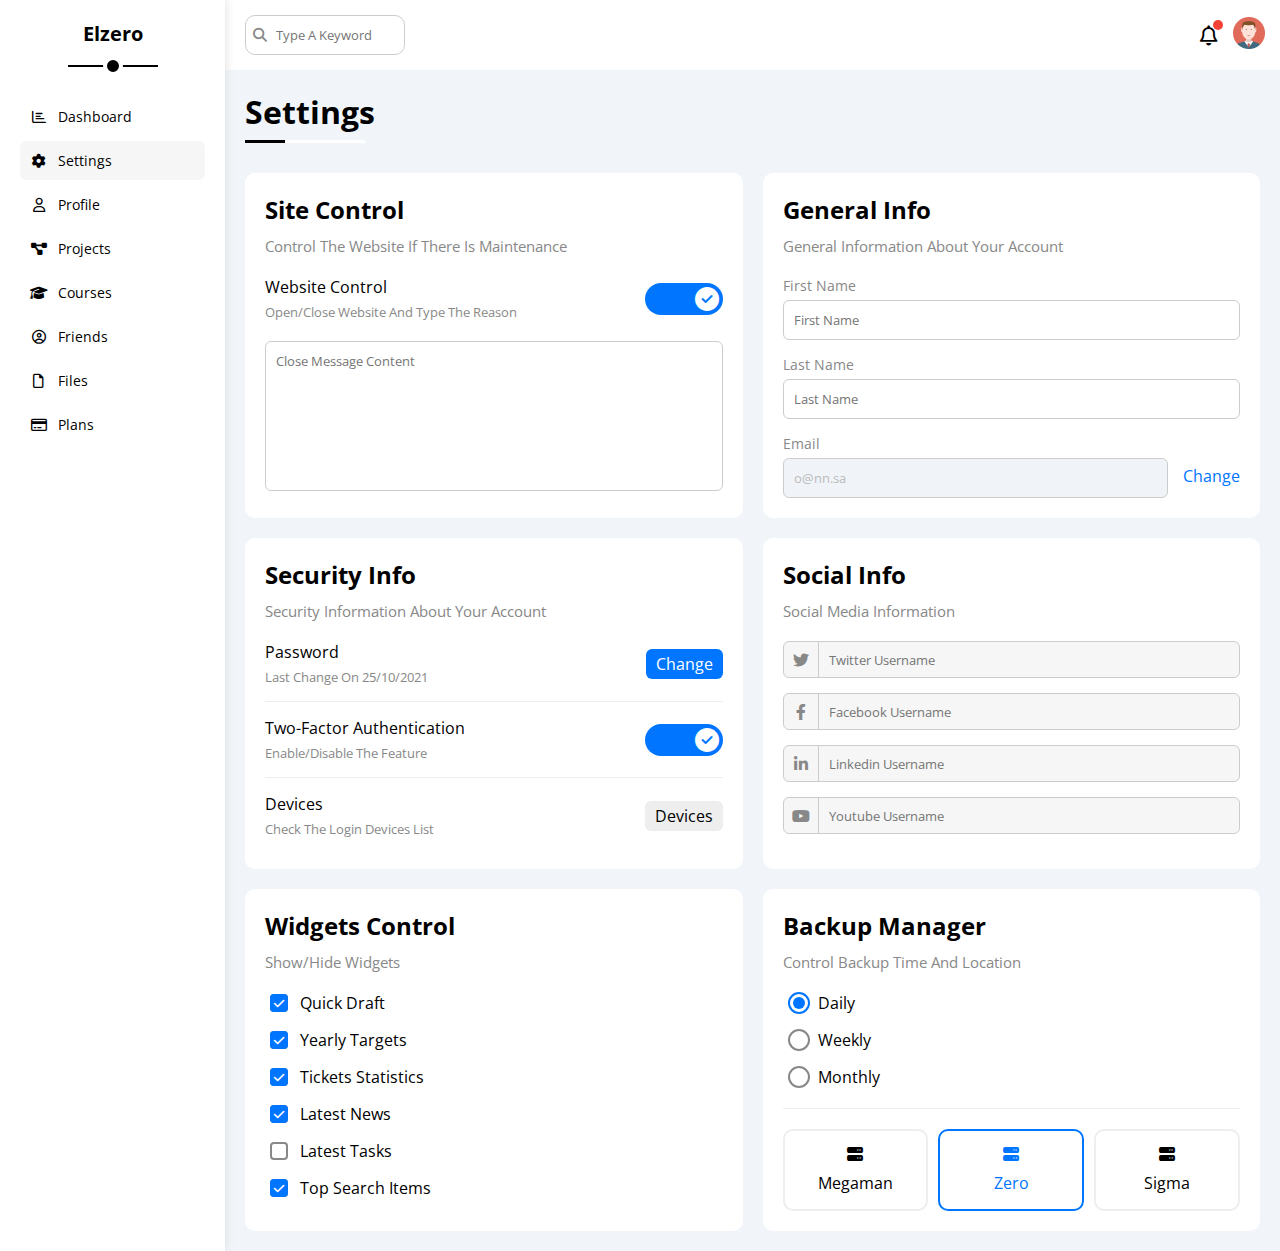
<file: settings.html>
<!DOCTYPE html>
<html lang="en">

<head>
    <meta charset="UTF-8">
    <meta http-equiv="X-UA-Compatible" content="IE=edge">
    <meta name="viewport" content="width=device-width, initial-scale=1.0">
    <title>Settings</title>
    <link rel="stylesheet" href="css/main.css">
    <!-- Font Awesome CSS File -->
    <link rel="stylesheet" href="css/all.min.css">
    <!-- Google Fonts -->
    <link rel="preconnect" href="https://fonts.googleapis.com">
    <link rel="preconnect" href="https://fonts.gstatic.com" crossorigin>
    <link href="https://fonts.googleapis.com/css2?family=Open+Sans:wght@300;500&display=swap" rel="stylesheet">
</head>

<body>
    <div class="page">
        <div class="sidebar">
            <div class="logo">
                Elzero
            </div>
            <ul class="menu">
                <li>
                    <a href="index.html">
                        <i class="fa-regular fa-chart-bar fa-fw"></i>
                        <span>Dashboard</span>
                    </a>
                </li>
                <li>
                    <a href="settings.html" class="active">
                        <i class="fa-solid fa-gear fa-fw"></i>
                        <span>Settings</span>
                    </a>
                </li>
                <li>
                    <a href="profile.html">
                        <i class="fa-regular fa-user fa-fw"></i>
                        <span>Profile</span>
                    </a>
                </li>
                <li>
                    <a href="projects.html">
                        <i class="fa-solid fa-diagram-project fa-fw"></i>
                        <span>Projects</span>
                    </a>
                </li>
                <li>
                    <a href="courses.html">
                        <i class="fa-solid fa-graduation-cap fa-fw"></i>
                        <span>Courses</span>
                    </a>
                </li>
                <li>
                    <a href="friends.html">
                        <i class="fa-regular fa-circle-user fa-fw"></i>
                        <span>Friends</span>
                    </a>
                </li>
                <li>
                    <a href="files.html">
                        <i class="fa-regular fa-file fa-fw"></i>
                        <span>Files</span>
                    </a>
                </li>
                <li>
                    <a href="plans.html">
                        <i class="fa-regular fa-credit-card fa-fw"></i>
                        <span>Plans</span>
                    </a>
                </li>
            </ul>
        </div>

        <div class="content">
            <div class="topbar">
                <form action="">
                    <input type="search" name="search" placeholder="Type A Keyword">
                </form>
                <div class="icons">
                    <div class="notifications"><i class="fa-regular fa-bell"></i></div>
                    <a href="profile.html"><img src="imgs/avatar.png" alt="profile_avatar"></a>
                </div>
            </div>
            <h1 class="main-heading">Settings</h1>
            <div class="wrapper">

                <div class="site-control">
                    <div class="widget-heading">
                        <h2>Site Control</h2>
                        <p>Control The Website If There Is Maintenance</p>
                    </div>
                    <div class="widget-body">
                        <div class="text">
                            <h3>Website Control</h3>
                            <p>Open/Close Website And Type The Reason</p>
                        </div>
                        <div class="toggle-switch">
                            <input type="checkbox" id="toggle-checkbox" checked>
                            <label for="toggle-checkbox"></label>
                        </div>
                    </div>
                    <textarea placeholder="Close Message Content"></textarea>
                </div>

                <div class="general-info">
                    <div class="widget-heading">
                        <h2>General Info</h2>
                        <p>General Information About Your Account</p>
                    </div>
                    <div class="data-input">
                        <label for="first-name">First Name</label>
                        <input type="text" id="first-name" placeholder="First Name">
                    </div>
                    <div class="data-input">
                        <label for="last-name">Last Name</label>
                        <input type="text" id="last-name" placeholder="Last Name">
                    </div>
                    <div class="data-input">
                        <label for="email">Email</label>
                        <div>
                            <input type="email" id="email" value="o@nn.sa" disabled>
                            <button>Change</button>
                        </div>
                    </div>
                </div>

                <div class="security-info">
                    <div class="widget-heading">
                        <h2>Security Info</h2>
                        <p>Security Information About Your Account</p>
                    </div>
                    <div class="box">
                        <div class="text">
                            <span>Password</span>
                            <span>Last Change On 25/10/2021</span>
                        </div>
                        <button>Change</button>
                    </div>
                    <div class="box">
                        <div class="text">
                            <span>Two-Factor Authentication</span>
                            <span>Enable/Disable The Feature</span>
                        </div>
                        <div class="toggle-switch">
                            <input type="checkbox" id="toggle-checkbox-2" checked>
                            <label for="toggle-checkbox-2"></label>
                        </div>
                    </div>
                    <div class="box">
                        <div class="text">
                            <span>Devices</span>
                            <span>Check The Login Devices List</span>
                        </div>
                        <button>Devices</button>
                    </div>
                </div>

                <div class="social-info">
                    <div class="widget-heading">
                        <h2>Social Info</h2>
                        <p>Social Media Information</p>
                    </div>
                    <div class="social-media">
                        <input type="text" placeholder="Twitter Username">
                        <i class="fa-brands fa-twitter fa-fw"></i>
                    </div>
                    <div class="social-media">
                        <input type="text" placeholder="Facebook Username">
                        <i class="fa-brands fa-facebook-f fa-fw"></i>
                    </div>
                    <div class="social-media">
                        <input type="text" placeholder="Linkedin Username">
                        <i class="fa-brands fa-linkedin-in fa-fw"></i>
                    </div>
                    <div class="social-media">
                        <input type="text" placeholder="Youtube Username">
                        <i class="fa-brands fa-youtube fa-fw"></i>
                    </div>
                </div>

                <div class="widgets-control">
                    <div class="widget-heading">
                        <h2>Widgets Control</h2>
                        <p>Show/Hide Widgets</p>
                    </div>
                    <div class="box">
                        <input type="checkbox" id="q-draft" name="widget" checked>
                        <label for="q-draft">Quick Draft</label>
                    </div>
                    <div class="box">
                        <input type="checkbox" id="y-targets" name="widget" checked>
                        <label for="y-targets">Yearly Targets</label>
                    </div>
                    <div class="box">
                        <input type="checkbox" id="t-statistics" name="widget" checked>
                        <label for="t-statistics">Tickets Statistics</label>
                    </div>
                    <div class="box">
                        <input type="checkbox" id="l-news" name="widget" checked>
                        <label for="l-news">Latest News</label>
                    </div>
                    <div class="box">
                        <input type="checkbox" id="l-tasks" name="widget">
                        <label for="l-tasks">Latest Tasks</label>
                    </div>
                    <div class="box">
                        <input type="checkbox" id="t-search" name="widget" checked>
                        <label for="t-search">Top Search Items</label>
                    </div>
                </div>

                <div class="backup-manager">
                    <div class="widget-heading">
                        <h2>Backup Manager</h2>
                        <p>Control Backup Time And Location</p>
                    </div>
                    <div class="frequency">
                        <div>
                            <input type="radio" id="daily" name="frequency" value="daily" checked>
                            <label for="daily">Daily</label>
                        </div>
                        <div>
                            <input type="radio" id="weekly" name="frequency" value="weekly">
                            <label for="weekly">Weekly</label>
                        </div>
                        <div>
                            <input type="radio" id="monthly" name="frequency" value="monthly">
                            <label for="monthly">Monthly</label>
                        </div>
                    </div>
                    <div class="method">
                        <div>
                            <input type="radio" id="megaman" name="method" value="megaman">
                            <label for="megaman"><i class="fa-solid fa-server"></i>Megaman</label>
                        </div>
                        <div>
                            <input type="radio" id="zero" name="method" value="zero" checked>
                            <label for="zero"><i class="fa-solid fa-server"></i>Zero</label>
                        </div>
                        <div>
                            <input type="radio" id="sigma" name="method" value="sigma">
                            <label for="sigma"><i class="fa-solid fa-server"></i>Sigma</label>
                        </div>
                    </div>
                </div>

            </div>
        </div>
    </div>
</body>

</html>
</file>
<file: css/main.css>
/* START CSS VARIABLES */
:root {
    --blue-color: #0075ff;
    --blue-alt-color: #0d69d5;
    --orange-color: #f59f0a;
    --green-color: #22c55e;
    --red-color: #f44336;
    --grey-color: #888;
    --background-color: #eee;
    --main-transition: .3s;
}

/* END CSS VARIABLES */



/* START Global Rules */

* {
    -webkit-box-sizing: border-box;
    -moz-box-sizing: border-box;
    box-sizing: border-box;
    padding: 0;
    margin: 0;
    font-family: 'Open Sans', sans-serif;
}

*:focus {
    outline: none;
}

html {
    scroll-behavior: smooth;
}

ul {
    list-style: none;
}

a {
    text-decoration: none;
}

::-webkit-scrollbar {
    width: 15px;
}

::-webkit-scrollbar-track {
    background-color: white;
}

::-webkit-scrollbar-thumb {
    background-color: var(--blue-color);
}

::-webkit-scrollbar-thumb:hover {
    background-color: var(--blue-alt-color);
}

.page {
    background-color: #f1f5f9;
    display: flex;
    min-height: 100vh
}

/* END Global Rules */



/* START Components */
.toggle-switch input[type="checkbox"] {
    display: none;
}

.toggle-switch label {
    display: block;
    height: 32px;
    width: 78px;
    border-radius: 16px;
    background-color: #ccc;
    cursor: pointer;
    position: relative;
    transition: var(--main-transition);
}

.toggle-switch label::after {
    content: "\f057";
    font-family: "Font Awesome 6 Free";
    font-weight: bold;
    position: absolute;
    left: 4px;
    top: 50%;
    transform: translateY(-50%);
    font-size: 24px;
    color: white;
    background-color: #aaa;
    border-radius: 50%;
    transition: var(--main-transition);
}

.toggle-switch input[type="checkbox"]:checked+label {
    background-color: var(--blue-color);
}

.toggle-switch input[type="checkbox"]:checked+label::after {
    content: "\f058";
    transform: translate(46px, -50%);
    background-color: transparent
}

/* ========================================= */

.widget-heading h2 {
    margin-bottom: 10px;
}

.widget-heading p {
    color: var(--grey-color);
    font-size: 15px;
}

/* END Components */



/* START Sidebar */
.sidebar {
    background-color: white;
    width: 225px;
    box-shadow: 0 0 10px #ddd;
    padding: 20px;
    position: relative;
}

.sidebar .logo {
    font-size: 20px;
    font-weight: bold;
    width: fit-content;
    margin: 0 auto 50px;
    position: relative;
}

.sidebar .logo::before,
.sidebar .logo::after {
    content: '';
    position: absolute;
    left: 50%;
    transform: translateX(-50%);
    background-color: black;
}

.sidebar .logo::before {
    width: 90px;
    height: 2px;
    bottom: -20px;
}

.sidebar .logo::after {
    width: 12px;
    height: 12px;
    border-radius: 50%;
    border: 4px solid white;
    bottom: -29px;
}

.sidebar .menu li a {
    display: flex;
    align-items: center;
    gap: 10px;
    padding: 10px;
    color: black;
    font-size: 14px;
    border-radius: 6px;
    margin-bottom: 5px;
    transition: var(--main-transition);
}

.sidebar .menu li a.active,
.sidebar .menu li a:hover {
    background-color: #f6f6f6;
}

@media (max-width: 767px) {
    .sidebar {
        padding: 10px;
        width: 58px
    }

    .sidebar .logo {
        font-size: 13px;
        margin-bottom: 15px;
    }

    .sidebar .logo::before,
    .sidebar .logo::after {
        display: none;
    }

    .sidebar .menu li a span {
        display: none;
    }
}

/* END Sidebar */




/* START Content Area */
.content {
    flex: 1;
    overflow: hidden;
}

/* END Content Area */




/* START Topbar */
.content .topbar {
    background-color: white;
    display: flex;
    justify-content: space-between;
    padding: 15px 15px 15px 20px;
    align-items: center;
}

.content .topbar form {
    position: relative;
}

.content .topbar form::before {
    content: "\f002";
    font: var(--fa-font-solid);
    position: absolute;
    top: 50%;
    transform: translate(-50%, -50%);
    left: 15px;
    font-size: 14px;
    color: var(--grey-color);
}

.content .topbar form input {
    padding: 10px 10px 10px 30px;
    border-radius: 10px;
    border: 1px solid #ccc;
    width: 160px;
    transition: var(--main-transition);
}

.content .topbar form input:focus {
    width: 200px;
}

@media (max-width: 767px) {
    .content .topbar form input:focus {
        width: 180px;
    }
}

.content .topbar form input:focus::placeholder {
    color: transparent;
}

.content .topbar .icons {
    display: flex;
    align-items: center;
    gap: 15px;
}

.content .topbar .icons .notifications {
    font-size: 20px;
    position: relative
}

.content .topbar .icons .notifications::before {
    content: '';
    position: absolute;
    width: 10px;
    height: 10px;
    border-radius: 50%;
    background-color: var(--red-color);
    top: -2px;
    right: -5px;
}

.content .topbar .icons>a img {
    width: 32px;
    height: 32px;
}

/* END Topbar */




/* START Main Heading */
h1.main-heading {
    position: relative;
    margin: 20px 20px 40px;
}

h1.main-heading::before,
h1.main-heading::after {
    content: '';
    position: absolute;
    bottom: -10px;
    left: 0;
    height: 3px;

}

h1.main-heading::before {
    width: 120px;
    background-color: white;
}

h1.main-heading::after {
    width: 40px;
    background-color: black;
}

/* END Main Heading */




/* START Dashboard Content */
.wrapper {
    margin: 0 20px 20px;
    display: grid;
    grid-template-columns: repeat(auto-fill, minmax(450px, 1fr));
    gap: 20px;
}

@media (max-width: 767px) {
    .wrapper {
        grid-template-columns: minmax(200px, 1fr);
        gap: 10px;
        margin: 0 10px 10px
    }
}

.wrapper>div,
.projects {
    background-color: white;
    border-radius: 10px;
}

.wrapper>div:not(:first-of-type),
.projects {
    padding: 20px;
}

.projects {
    margin: 0 20px 20px;
}

@media (max-width: 767px) {
    .projects {
        margin: 0 10px 10px;
    }
}

.welcome {
    overflow: hidden;
}

.welcome .head {
    display: flex;
    justify-content: space-between;
    padding: 20px;
    background-color: var(--background-color);
    position: relative;
}

.welcome .head .text span {
    display: block;
    margin: 5px 0 15px;
    color: var(--grey-color);
}

.welcome .head .welcome-img {
    width: 200px;
    margin-bottom: -10px;
}

.welcome .head .avatar {
    width: 64px;
    height: 64px;
    position: absolute;
    bottom: 0;
    transform: translateY(50%);
    border: 4px solid white;
    border-radius: 50%;
    box-shadow: 0 0 5px #ddd;
}

@media (max-width: 767px) {
    .welcome .head .welcome-img {
        display: none;
    }

    .welcome .head .avatar {
        left: 50%;
        transform: translate(-50%, 50%);
    }
}


.welcome .infos {
    margin-top: 60px;
    padding: 20px;
    border-top: 1px solid var(--background-color);
    border-bottom: 1px solid var(--background-color);
    display: flex;
    justify-content: center;
    align-items: flex-end;
}

.welcome .infos>div {
    flex: 1;
    display: flex;
    flex-direction: column;
    align-items: center;
    gap: 10px;
    text-align: center;
}

@media (max-width: 767px) {
    .welcome .infos {
        flex-direction: column;
        align-items: center;
        gap: 20px;
    }

    .welcome .infos>div {
        gap: 5px;
    }
}

.welcome .infos>div span:last-child {
    font-size: 14px;
    color: var(--grey-color);
}

.widget-btn {
    display: block;
    background-color: var(--blue-color);
    color: white;
    border-radius: 6px;
    padding: 4px 10px;
    font-size: 14px;
    width: fit-content;
    margin: 20px 20px 20px auto;
    transition: background-color var(--main-transition)
}

.widget-btn:hover {
    background-color: var(--blue-alt-color);
}


/* ============================================ */


.quick-draft>p {
    color: var(--grey-color);
    margin: 10px 0 20px;
    font-size: 15px;
}

.quick-draft form {
    display: flex;
    flex-direction: column;
    gap: 20px;
}

.quick-draft form input[type="text"],
.quick-draft form textarea {
    background-color: var(--background-color);
    border: none;
    border-radius: 6px;
    padding: 10px;
}

.quick-draft form textarea {
    height: 180px;
    resize: none;
}

.quick-draft form input[type="submit"] {
    align-self: flex-end;
    margin: 0;
    border: none;
    cursor: pointer;
}


/* ============================================ */


.yearly-targets>p {
    color: var(--grey-color);
    margin: 10px 0 20px;
    font-size: 15px;
}

.yearly-targets .target {
    display: flex;
    align-items: center;
    gap: 15px;
}

.yearly-targets .target:not(:last-of-type) {
    margin-bottom: 20px;
}

.yearly-targets .target>i {
    width: 80px;
    height: 80px;
    display: flex;
    justify-content: center;
    align-items: center;
    font-size: 20px;
}

.yearly-targets .target:first-of-type>i {
    background-color: rgb(0 117 255 / 20%);
    color: var(--blue-color);
}

.yearly-targets .target:nth-of-type(2)>i {
    background-color: rgb(245 159 10 / 20%);
    color: var(--orange-color);
}

.yearly-targets .target:last-of-type>i {
    background-color: rgb(34 197 94 / 20%);
    color: var(--green-color);
}

.yearly-targets .target .prog {
    flex: 1;
}

.yearly-targets .target .prog .target-name {
    display: block;
    font-size: 14px;
    color: var(--grey-color);
    margin-bottom: 5px;
}

.yearly-targets .target .prog .target-num {
    display: block;
    font-weight: bold;
    margin-bottom: 10px;
}

.yearly-targets .target .prog .prog-bar {
    height: 4px;
    background-color: #eee;
}

.yearly-targets .target:first-of-type .prog .prog-bar {
    background-color: rgb(0 117 255 / 20%);
}

.yearly-targets .target:nth-of-type(2) .prog .prog-bar {
    background-color: rgb(245 159 10 / 20%);
}

.yearly-targets .target:last-of-type .prog .prog-bar {
    background-color: rgb(34 197 94 / 20%);
}

.yearly-targets .target .prog .prog-bar span {
    display: block;
    height: 100%;
    position: relative;
}

.yearly-targets .target .prog .prog-bar span::before {
    content: attr(data-prog);
    position: absolute;
    top: -35px;
    right: 0;
    transform: translateX(50%);
    font-size: 13px;
    color: white;
    border-radius: 6px;
    padding: 2px 5px;
}

.yearly-targets .target .prog .prog-bar span::after {
    content: '';
    position: absolute;
    top: -13.4px;
    /* -35px top of before + 21.6 height of before = -13.4px*/
    right: 0;
    transform: translateX(50%);
    border-style: solid;
    border-width: 6px;
}

.yearly-targets .target:first-of-type .prog .prog-bar span,
.yearly-targets .target:first-of-type .prog .prog-bar span::before {
    background-color: var(--blue-color);
}

.yearly-targets .target:nth-of-type(2) .prog .prog-bar span,
.yearly-targets .target:nth-of-type(2) .prog .prog-bar span::before {
    background-color: var(--orange-color);
}

.yearly-targets .target:last-of-type .prog .prog-bar span,
.yearly-targets .target:last-of-type .prog .prog-bar span::before {
    background-color: var(--green-color);
}

.yearly-targets .target:first-of-type .prog .prog-bar span::after {
    border-color: var(--blue-color) transparent transparent;
}

.yearly-targets .target:nth-of-type(2) .prog .prog-bar span::after {
    border-color: var(--orange-color) transparent transparent;
}

.yearly-targets .target:last-of-type .prog .prog-bar span::after {
    border-color: var(--green-color) transparent transparent;
}


/* ============================================ */


.tickets-stats>p {
    color: var(--grey-color);
    margin: 10px 0 20px;
    font-size: 15px;
}

.tickets-stats .stats {
    display: grid;
    grid-template-columns: repeat(2, 1fr);
    gap: 20px;
}

@media (max-width: 767px) {
    .tickets-stats .stats {
        grid-template-columns: 1fr;
    }
}

.tickets-stats .stats .stat {
    border: 1px solid #ccc;
    border-radius: 10px;
    padding: 20px;
    font-size: 13px;
    display: flex;
    flex-direction: column;
    align-items: center;
    gap: 5px;
}

.tickets-stats .stat:first-of-type i {
    color: var(--orange-color);
}

.tickets-stats .stat:nth-of-type(2) i {
    color: var(--blue-color);
}

.tickets-stats .stat:nth-of-type(3) i {
    color: var(--green-color);
}

.tickets-stats .stat:last-of-type i {
    color: var(--red-color);
}

.tickets-stats .stat .number {
    font-size: 25px;
    font-weight: bold;
    margin-top: 5px;
}

.tickets-stats .stat .text {
    color: var(--grey-color);
}


/* ============================================ */


.latest-news .box {
    padding-top: 20px;
    display: flex;
    align-items: center;
}

.latest-news .box:not(:first-of-type) {
    margin-top: 20px;
    border-top: 1px solid var(--background-color);
}

.latest-news .box>img {
    width: 100px;
    border-radius: 6px;
    margin-right: 15px;
}

@media (max-width: 767px) {
    .latest-news .box {
        text-align: center;
        flex-direction: column;
        gap: 10px;
    }

    .latest-news .box>img {
        width: 100%;
    }
}

.latest-news .box .text {
    flex: 1;
}

.latest-news .box .text h3 {
    font-size: 16px;
    margin-bottom: 5px;
}

.latest-news .box .text p {
    font-size: 14px;
    color: var(--grey-color);
}

.latest-news .box .date {
    font-size: 13px;
    background-color: var(--background-color);
    padding: 4px 10px;
    border-radius: 6px;
}


/* ============================================ */


.latest-tasks>h2 {
    margin-bottom: 20px;
}

.latest-tasks .task {
    display: flex;
    align-items: center;
    gap: 10px;
}

.latest-tasks .task:not(:last-of-type) {
    padding-bottom: 15px;
    margin-bottom: 15px;
    border-bottom: 1px solid var(--background-color);
}

.latest-tasks .task.done {
    opacity: .3;
}

.latest-tasks .task .text {
    flex: 1;
}

.latest-tasks .task.done .text {
    text-decoration: line-through;
}

.latest-tasks .task .text h3 {
    font-size: 15px;
    margin-bottom: 5px;
}

.latest-tasks .task .text p {
    color: var(--grey-color);
}

.latest-tasks .task>i {
    cursor: pointer;
    transition: color var(--main-transition);
}

.latest-tasks .task>i:hover {
    color: var(--red-color);
}


/* ============================================ */


.top-searched h2 {
    margin-bottom: 20px;
}

.top-searched .items-head {
    display: flex;
    justify-content: space-between;
    align-items: center;
    color: var(--grey-color);
    border-bottom: 1px solid var(--grey-color);
    margin-bottom: 10px;
    padding-bottom: 10px;
}

.top-searched .item {
    display: flex;
    justify-content: space-between;
    align-items: center;
    padding: 10px 0;
}

.top-searched .item>span:last-child {
    display: block;
    padding: 4px 10px;
    background-color: var(--background-color);
    border-radius: 6px;
    font-size: 13px;
}


/* ============================================ */


.latest-uploads h2 {
    margin-bottom: 20px;
}

.latest-uploads .box {
    display: flex;
    align-items: center;
    gap: 10px;
}

.latest-uploads .box:not(:last-child) {
    padding-bottom: 10px;
    margin-bottom: 10px;
    border-bottom: 1px solid var(--background-color);
}

.latest-uploads .box>img {
    width: 40px;
    height: 40px;
}

.latest-uploads .box .infos {
    flex: 1;
}

.latest-uploads .box .infos>span:last-child {
    display: block;
    color: var(--grey-color);
    font-size: 15px;
}

.latest-uploads .box .size {
    padding: 4px 10px;
    background-color: var(--background-color);
    border-radius: 6px;
    font-size: 13px;
}


/* ============================================ */


.project-progress {
    position: relative
}

.project-progress>img {
    position: absolute;
    bottom: 0;
    right: 0;
    width: 160px;
    opacity: .1;
}

.project-progress h2 {
    margin-bottom: 20px;
}

.project-progress ul {
    position: relative
}

.project-progress ul::before {
    content: '';
    position: absolute;
    top: 0;
    left: 11px;
    height: 95%;
    width: 2px;
    background-color: var(--blue-color);
}

.project-progress ul li {
    margin-top: 25px;
    display: flex;
    align-items: center;
}

.project-progress ul li::before {
    content: '';
    display: block;
    width: 20px;
    height: 20px;
    border-radius: 50%;
    margin-right: 15px;
    background-color: white;
    border: 2px solid white;
    outline: 2px solid var(--blue-color);
    z-index: 1
}

.project-progress ul li.finished::before {
    background-color: var(--blue-color);
}

.project-progress ul li.in-progress::before {
    animation: change-background .8s infinite alternate;
}


/* ============================================ */


.reminders h2 {
    margin-bottom: 20px;
}

.reminders .reminder {
    display: flex;
    align-items: center;
    gap: 15px;
}

.reminders .reminder:not(:last-of-type) {
    margin-bottom: 15px;
}

.reminders .reminder .circle {
    display: block;
    width: 15px;
    height: 15px;
    border-radius: 50%;
}

.reminders .reminder:first-of-type .circle {
    background-color: var(--blue-color);
}

.reminders .reminder:nth-of-type(2) .circle {
    background-color: var(--green-color);
}

.reminders .reminder:nth-of-type(3) .circle {
    background-color: var(--orange-color);
}

.reminders .reminder:last-of-type .circle {
    background-color: var(--red-color);
}

.reminders .reminder .text {
    padding-left: 15px;
    border-left: 2px solid;
}

.reminders .reminder:first-of-type .text {
    border-left-color: var(--blue-color);
}

.reminders .reminder:nth-of-type(2) .text {
    border-left-color: var(--green-color);
}

.reminders .reminder:nth-of-type(3) .text {
    border-left-color: var(--orange-color);
}

.reminders .reminder:last-of-type .text {
    border-left-color: var(--red-color);
}

.reminders .reminder .text h3 {
    font-size: 14px;
    margin-bottom: 5px;
}

.reminders .reminder .text span {
    font-size: 13px;
    color: var(--grey-color);
}


/* ============================================ */


.latest-posts h2 {
    margin-bottom: 20px;
}

.latest-posts .head {
    display: flex;
    align-items: center;
    gap: 15px;
}

.latest-posts .head .avatar {
    width: 50px;
    height: 50px;
}

.latest-posts .head .info {
    flex: 1;
}

.latest-posts .head .info>span:first-of-type {
    font-weight: bold;
    display: block;
    margin-bottom: 5px;
}

.latest-posts .head .info>span:last-of-type {
    color: var(--grey-color);
}

.latest-posts .content {
    padding: 20px 0;
    margin: 20px 0;
    border-top: 1px solid var(--background-color);
    border-bottom: 1px solid var(--background-color);
    line-height: 1.8;
    min-height: 140px;
}

@media (max-width: 767px) {
    .latest-posts .content {
        text-align: center;
    }

}

.latest-posts .interaction {
    display: flex;
    justify-content: space-between;
    align-items: center;
    color: var(--grey-color);
}


/* ============================================ */


.social-media-stats h2 {
    margin-bottom: 20px;
}

.social-media-stats .box {
    display: flex;
    align-items: center;
    gap: 15px;
    margin-bottom: 10px;
}

.social-media-stats .box:first-of-type {
    background-color: rgba(29, 160, 242, 0.2);
    color: #1da1f2;
}

.social-media-stats .box:nth-of-type(2) {
    background-color: rgba(24, 118, 242, 0.2);
    color: #1877f2;
}

.social-media-stats .box:nth-of-type(3) {
    background-color: rgba(255, 0, 0, 0.2);
    color: #ff0000;
}

.social-media-stats .box:last-of-type {
    background-color: rgba(0, 118, 181, 0.2);
    color: #0077b5;
}

.social-media-stats .box>i {
    width: 52px;
    height: 52px;
    display: flex;
    justify-content: center;
    align-items: center;
    color: white;
    transition: var(--main-transition);
}

.social-media-stats .box>i:hover {
    transform: rotate(6deg);
}

.social-media-stats .box:first-of-type>i,
.social-media-stats .box:first-of-type>button {
    background-color: #1da1f2;
}

.social-media-stats .box:nth-of-type(2)>i,
.social-media-stats .box:nth-of-type(2)>button {
    background-color: #1877f2;
}

.social-media-stats .box:nth-of-type(3)>i,
.social-media-stats .box:nth-of-type(3)>button {
    background-color: #ff0000;
}

.social-media-stats .box:last-of-type>i,
.social-media-stats .box:last-of-type>button {
    background-color: #0077b5;
}

.social-media-stats .box>span {
    flex: 1;
}

.social-media-stats .box>button {
    margin-right: 15px;
    font-size: 13px;
    padding: 4px 10px;
    border-radius: 6px;
    border: none;
    color: white;
    cursor: pointer;
}


/* ============================================ */

.projects h2 {
    margin-bottom: 20px;
}

.projects .responsive-table {
    overflow-x: auto;
}

.projects table {
    width: 100%;
    text-align: left;
    font-size: 15px;
    border-spacing: 0;
    min-width: 1000px;
}

.projects table td {
    padding: 15px;
}

.projects table thead td {
    background-color: var(--background-color);
    font-weight: bold;
}

.projects table tbody tr:hover td {
    background-color: #faf7f7;
}

.projects table tbody td {
    background-color: white;
    border-left: 1px solid var(--background-color);
    border-bottom: 1px solid var(--background-color);
}

.projects table tbody td:last-child {
    border-right: 1px solid var(--background-color);
}

.projects table tbody td.team img {
    width: 32px;
    height: 32px;
    border-radius: 50%;
    background-color: white;
    padding: 2px;
}

.projects table tbody td.team img:not(:first-of-type) {
    margin-left: -20px;
}

.projects table tbody td.status span {
    padding: 4px 10px;
    border-radius: 6px;
    color: white;
    font-size: 13px;
}

.projects table tbody td.status span.pending {
    background-color: var(--orange-color);
}

.projects table tbody td.status span.in-progress {
    background-color: var(--blue-color);
}

.projects table tbody td.status span.completed {
    background-color: var(--green-color);
}

.projects table tbody td.status span.rejected {
    background-color: var(--red-color);
}

/* END Dashboard Content */



/* START Settings Content */
.site-control {
    padding: 20px;
}

.site-control .widget-body {
    margin: 20px 0;
    display: flex;
    justify-content: space-between;
    align-items: center;
    gap: 15px;
}

.site-control .widget-body .text h3 {
    font-size: 16px;
    font-weight: normal;
    margin-bottom: 5px;
}

.site-control .widget-body .text p {
    font-size: 13px;
    color: var(--grey-color);
}

.site-control textarea {
    resize: none;
    width: 100%;
    min-height: 150px;
    border-radius: 6px;
    padding: 10px;
    border-color: #ccc;
}


/* ============================================ */

.general-info .widget-heading {
    margin-bottom: 20px;
}

.general-info .data-input {
    display: flex;
    flex-direction: column;
}

.general-info .data-input:not(:last-child) {
    margin-bottom: 15px;
}

.general-info .data-input label {
    font-size: 14px;
    color: var(--grey-color);
}

.general-info .data-input input {
    border-radius: 6px;
    border: 1px solid #ccc;
    padding: 10px;
    margin-top: 5px;
}

.general-info .data-input:last-child>div {
    display: flex;
    align-items: center;
}

.general-info .data-input:last-child>div input {
    flex: 1;
    margin-right: 15px;
    cursor: no-drop;
    background-color: #f0f4f8;
    color: #bbb;
}

.general-info .data-input:last-child>div button {
    background: transparent;
    border: none;
    font-size: 16px;
    color: var(--blue-color);
    height: fit-content;
    cursor: pointer;
}


/* ============================================ */

.security-info .widget-heading {
    margin-bottom: 20px;
}

.security-info .box {
    display: flex;
    justify-content: space-between;
    align-items: center;
    gap: 10px;
}

.security-info .box:not(:last-of-type) {
    border-bottom: 1px solid var(--background-color);
    margin-bottom: 15px;
    padding-bottom: 15px;
}

.security-info .box .text span:last-child {
    font-size: 13px;
    display: block;
    color: var(--grey-color);
    margin-top: 5px;
}

.security-info .box:nth-last-of-type(3)>button,
.security-info .box:nth-last-of-type(1)>button {
    font-size: 16px;
    border-radius: 6px;
    border: none;
    padding: 4px 10px;
    cursor: pointer;
}

.security-info .box:nth-last-of-type(3)>button {
    background-color: var(--blue-color);
    color: white;
    transition: var(--main-transition);
}

.security-info .box:nth-last-of-type(3)>button:hover {
    background-color: var(--blue-alt-color);
}

.security-info .box:nth-last-of-type(1)>button {
    background-color: var(--background-color);
}


/* ============================================ */

.social-info .widget-heading {
    margin-bottom: 20px;
}

.social-info .social-media {
    background-color: #f6f6f6;
    margin-bottom: 15px;
    border-radius: 6px;
    border: 1px solid #ccc;
    display: flex;
    flex-direction: row-reverse;
    overflow: hidden;
}

.social-info .social-media i {
    color: var(--grey-color);
    width: 35px;
    height: 35px;
    display: inline-flex;
    justify-content: center;
    align-items: center;
    border-right: 1px solid #ccc;
    transition: color var(--main-transition);
}

.social-info .social-media input {
    flex: 1;
    background-color: transparent;
    border: none;
    padding: 0 10px;
}

.social-info .social-media input:focus+i {
    color: black;
}


/* ============================================ */

.widgets-control .widget-heading {
    margin-bottom: 20px;
}

.widgets-control .box:not(:last-of-type) {
    margin-bottom: 15px;
}

.widgets-control .box input {
    display: none;
}

.widgets-control .box label {
    position: relative;
    padding-left: 35px;
    cursor: pointer;
}

.widgets-control .box label::before {
    content: "";
    position: absolute;
    top: 50%;
    transform: translateY(-50%);
    left: 5px;
    border: 2px solid var(--grey-color);
    width: 14px;
    height: 14px;
    border-radius: 4px;
    transition: var(--main-transition);
}

.widgets-control .box label:hover::before {
    border-color: var(--blue-color);
}

.widgets-control .box label::after {
    content: "\f00c";
    font-family: "Font Awesome 6 Free";
    font-weight: 900;
    position: absolute;
    top: 50%;
    transform: translateY(-50%) scale(0) rotate(365deg);
    left: 5px;
    width: 18px;
    height: 18px;
    border-radius: 4px;
    background-color: var(--blue-color);
    color: white;
    font-size: 12px;
    display: flex;
    justify-content: center;
    align-items: center;
    transition: var(--main-transition);
}

.widgets-control .box input:checked+label::after {

    transform: translateY(-50%) scale(1);
}


/* ============================================ */

.backup-manager .widget-heading {
    margin-bottom: 20px;
}

.backup-manager .frequency {
    border-bottom: 1px solid var(--background-color);
    padding-bottom: 20px;
}

.backup-manager .frequency>div:not(:last-of-type) {
    margin-bottom: 15px;
}

.backup-manager .frequency>div input {
    display: none;
}

.backup-manager .frequency>div label {
    position: relative;
    padding-left: 35px;
    cursor: pointer;
}

.backup-manager .frequency>div label::before {
    content: "";
    position: absolute;
    top: 50%;
    transform: translateY(-50%);
    left: 5px;
    border: 2px solid var(--grey-color);
    width: 18px;
    height: 18px;
    border-radius: 50%;
}

.backup-manager .frequency>div input:checked+label::before {
    border-color: var(--blue-color);
}

.backup-manager .frequency>div label::after {
    content: '';
    position: absolute;
    top: 50%;
    transform: translateY(-50%) scale(0);
    left: 10px;
    width: 12px;
    height: 12px;
    border-radius: 50%;
    background-color: var(--blue-color);
    transition: var(--main-transition);
}

.backup-manager .frequency>div input:checked+label::after {
    transform: translateY(-50%) scale(1);
}

.backup-manager .method {
    padding-top: 20px;
    display: flex;
    gap: 10px;
}

.backup-manager .method>div {
    flex-basis: 33%;
}

@media (max-width: 767px) {
    .backup-manager .method {
        flex-direction: column;
    }

    .backup-manager .method>div {
        flex-basis: 100%;
    }
}

.backup-manager .method>div input {
    display: none;
}

.backup-manager .method>div label {
    display: flex;
    flex-direction: column;
    align-items: center;
    cursor: pointer;
    border: 2px solid var(--background-color);
    padding: 15px;
    border-radius: 10px;
}

.backup-manager .method>div label i {
    margin-bottom: 10px;
}

.backup-manager .method>div input:checked+label {
    color: var(--blue-color);
    border-color: var(--blue-color);
}

/* END Settings Content */



/* START Profile Page */
.profile-page {
    margin: 0 10px 10px;
}

.profile-page>div {
    background-color: white;
    border-radius: 10px;
}

.profile-page>div:not(:first-child) {
    padding: 20px;
}

.profile-page>div:not(:last-of-type) {
    margin-bottom: 10px;
}

@media (min-width: 992px) {
    .profile-page {
        display: grid;
        grid-template-areas:
            "infos infos infos"
            "skills l-act l-act";
        gap: 20px;
        margin: 0 20px 20px;
    }

    .profile-page>.infos {
        grid-area: infos;
    }

    .profile-page>.skills {
        grid-area: skills;
    }

    .profile-page>.latest-activities {
        grid-area: l-act;
    }

    .profile-page>div:not(:last-of-type) {
        margin-bottom: 0;
    }
}

.profile-page .toggle-switch label {
    height: 20px;
    border-radius: 10px;
}

.profile-page .toggle-switch label::after {
    left: 3px;
    font-size: 14px;
}

.profile-page .toggle-switch input[type="checkbox"]:checked+label::after {
    transform: translate(58px, -50%);
}


/* ============================================ */

@media (min-width: 992px) {
    .profile-page>.infos {
        display: flex;
    }
}

.profile-page>.infos>div:first-child {
    padding: 20px;
    min-width: 250px;
    display: flex;
    flex-direction: column;
    justify-content: center;
    align-items: center;
}

.profile-page>.infos>div:first-child img {
    width: 120px;
    height: 120px;
    margin-bottom: 10px;
}

.profile-page>.infos>div:first-child .level {
    margin: 10px 0 15px;
    color: var(--grey-color);
}

.profile-page>.infos>div:first-child .prog-bar {
    height: 6px;
    width: 70%;
    background-color: var(--background-color);
    border-radius: 6px;
    overflow: hidden;
}

.profile-page>.infos>div:first-child .prog-bar span {
    display: block;
    background-color: var(--blue-color);
    height: 100%;
    border-radius: 6px;
}

.profile-page>.infos>div:first-child .stars {
    margin: 10px 0;
}

.profile-page>.infos>div:first-child .stars i {
    font-size: 13px;
    color: var(--orange-color);
}

.profile-page>.infos>div:first-child .rating {
    font-size: 13px;
    color: var(--grey-color);
}

.profile-page>.infos>div:last-child {
    flex: 1;
}

.profile-page>.infos>div:last-child .box {
    padding: 20px;
}

@media (min-width: 992px) {
    .profile-page>.infos>div:last-child .box {
        display: flex;
        flex-wrap: wrap;
    }

    .profile-page>.infos>div:last-child {
        border-left: 1px solid var(--background-color);
    }
}

.profile-page>.infos>div:last-child .box:not(:last-child) {
    border-bottom: 1px solid var(--background-color);
}

.profile-page>.infos>div:last-child .box h4 {
    width: 100%;
    font-size: 15px;
    font-weight: normal;
    color: var(--grey-color);
}

@media (max-width: 991px) {
    .profile-page>.infos>div:last-child .box h4 {
        text-align: center;
        margin-bottom: 10px;
    }
}

.profile-page>.infos>div:last-child .box>div {
    min-width: 250px;
    font-size: 14px;
    padding-top: 10px;
}

.profile-page>.infos>div:last-child .box>div:not(:last-child) span:first-child {
    color: var(--grey-color);
}


/* ============================================ */

.profile-page>.skills .widget-heading {
    margin-bottom: 20px;
}

.profile-page>.skills .group {
    padding: 15px 0;
}

.profile-page>.skills .group:not(:last-of-type) {
    border-bottom: 1px solid var(--background-color);
}

.profile-page>.skills .group>span {
    display: inline-block;
    background-color: var(--background-color);
    padding: 4px 10px;
    border-radius: 6px;
    font-size: 14px;
}


/* ============================================ */

.profile-page>.latest-activities .box {
    padding: 20px 0;
    display: flex;
    align-items: center;
    gap: 10px;
}

@media (max-width: 767px) {
    .profile-page>.latest-activities .box {
        flex-direction: column;
        text-align: center;
        gap: 15px;
    }
}

.profile-page>.latest-activities .box:not(:last-of-type) {
    border-bottom: 1px solid var(--background-color);
}

.profile-page>.latest-activities .box img {
    width: 64px;
    height: 64px;
}

.profile-page>.latest-activities .box .description {
    flex: 1;
}

.profile-page>.latest-activities .box .description span:last-child,
.profile-page>.latest-activities .box .time span:last-child {
    display: block;
    color: var(--grey-color);
    margin-top: 10px;
}

.profile-page>.latest-activities .box .time {
    text-align: right;
}

@media (max-width: 767px) {
    .profile-page>.latest-activities .box .time {
        display: flex;
        gap: 20px;
    }

    .profile-page>.latest-activities .box .time span:last-child {
        margin-top: 0;
    }
}


/* END Profile Page */



/* START Projects Page */
.projects-page {
    margin: 20px;
    display: grid;
    grid-template-columns: repeat(auto-fill, minmax(450px, 1fr));
    gap: 20px;
}

@media (max-width: 767px) {
    .projects-page {
        grid-template-columns: minmax(200px, 1fr);
        gap: 10px;
        margin: 10px
    }
}

.projects-page>div {
    background-color: white;
    border-radius: 10px;
    padding: 20px;
    position: relative
}

.projects-page>div span.date {
    position: absolute;
    top: 10px;
    right: 10px;
    font-size: 13px;
    color: var(--grey-color);
}

.projects-page>div h4 {
    font-weight: normal;
    margin-bottom: 10px;
}

.projects-page>div p {
    font-size: 14px;
    color: var(--grey-color);
}

.projects-page>div .team {
    padding: 40px 0 15px;
    border-bottom: 1px solid var(--background-color);
}

.projects-page>div .team img {
    width: 40px;
    height: 40px;
    border-radius: 50%;
    border: 2px solid white;
    margin-right: -20px;
}

.projects-page>div .domains {
    display: flex;
    justify-content: flex-end;
    padding: 15px 0;
    gap: 5px;
    border-bottom: 1px solid var(--background-color);
}

@media (max-width: 767px) {
    .projects-page>div .domains {
        flex-direction: column;
        justify-content: flex-start;
        align-items: center;
        gap: 10px;
    }
}

.projects-page>div .domains>span {
    display: inline-block;
    background-color: var(--background-color);
    padding: 3px 8px;
    border-radius: 6px;
    font-size: 13px;
}

.projects-page>div .info {
    padding-top: 15px;
    display: flex;
    justify-content: space-between;
    align-items: center;
}

@media (max-width: 767px) {
    .projects-page>div .info {
        flex-direction: column;
        gap: 15px;
    }
}

.projects-page>div .info .prog-bar {
    width: 260px;
    max-width: 100%;
    height: 8px;
    border-radius: 6px;
    background-color: var(--background-color);
    overflow: hidden;
}

.projects-page>div .info .prog-bar span {
    display: block;
    height: 100%;
    border-radius: 6px;
}

.projects-page>div .info .prog-bar span.red {
    background-color: var(--red-color);
}

.projects-page>div .info .prog-bar span.green {
    background-color: var(--green-color);
}

.projects-page>div .info .prog-bar span.blue {
    background-color: var(--blue-color);
}

.projects-page>div .info .price {
    font-size: 14px;
    color: var(--grey-color);
}

/* END Projects Page */



/* START Courses Page */
.courses-page {
    margin: 20px;
    display: grid;
    grid-template-columns: repeat(auto-fill, minmax(300px, 1fr));
    gap: 20px;
}

@media (max-width: 767px) {
    .courses-page {
        grid-template-columns: minmax(200px, 1fr);
        gap: 10px;
        margin: 10px
    }
}

.courses-page .course {
    background-color: white;
    border-radius: 6px;
    overflow: hidden;
    position: relative
}

.courses-page .course .instructor {
    width: 64px;
    height: 64px;
    border-radius: 50%;
    position: absolute;
    top: 20px;
    left: 20px;
    border: 2px solid white;
}

.courses-page .course .course-img {
    max-width: 100%;
    width: 100%;
}

.courses-page .course .description {
    padding: 20px;
}

.courses-page .course .description p {
    font-size: 14px;
    color: var(--grey-color);
    margin: 15px 0;
    line-height: 1.6;
}

.courses-page .course .info {
    position: relative;
    padding: 15px;
    display: flex;
    justify-content: space-between;
    font-size: 13px;
    color: var(--grey-color);
    border-top: 1px solid var(--background-color);
}

.courses-page .course .info .title {
    position: absolute;
    display: block;
    background-color: var(--blue-color);
    top: 0;
    left: 50%;
    transform: translate(-50%, -50%);
    color: white;
    padding: 4px 10px;
    border-radius: 6px;
}

/* END Courses Page */



/* START Friends Page */
.friends-page {
    margin: 20px;
    display: grid;
    grid-template-columns: repeat(auto-fill, minmax(300px, 1fr));
    gap: 20px;
}

@media (max-width: 767px) {
    .friends-page {
        grid-template-columns: minmax(200px, 1fr);
        gap: 10px;
        margin: 10px
    }
}

.friends-page .friend {
    position: relative;
    background-color: white;
    border-radius: 6px;
    padding: 20px;
}

.friends-page .friend .icons {
    position: absolute;
    top: 10px;
    left: 10px;
}

.friends-page .friend .icons a {
    background-color: var(--background-color);
    font-size: 13px;
    color: #666;
    display: inline-flex;
    justify-content: center;
    align-items: center;
    width: 33px;
    height: 33px;
    border-radius: 50%;
    transition: var(--main-transition);
}

.friends-page .friend .icons a:hover {
    color: white;
    background-color: var(--blue-color);
}

.friends-page .friend .avatar {
    width: 100px;
    height: 100px;
    border-radius: 50%;
    display: block;
    margin: 10px auto;
}

.friends-page .friend h4 {
    width: fit-content;
    margin: 0 auto;
}

.friends-page .friend .job-title {
    font-size: 13px;
    color: var(--grey-color);
    width: fit-content;
    display: block;
    margin: 5px auto 0;
}

.friends-page .friend .infos {
    border-top: 1px solid var(--background-color);
    border-bottom: 1px solid var(--background-color);
    padding: 15px 0;
    margin: 15px 0;
    position: relative;
}

.friends-page .friend .infos .info {
    font-size: 14px;
}

.friends-page .friend .infos .info:not(:last-of-type) {
    margin-bottom: 10px;
}

.friends-page .friend .infos .info i {
    margin-right: 5px;
}

.friends-page .friend .infos .vip {
    position: absolute;
    right: 0;
    top: 50%;
    transform: translateY(-50%);
    color: var(--orange-color);
    font-weight: bold;
    font-size: 40px;
    opacity: .2;
}

.friends-page .friend>div:last-of-type {
    display: flex;
    justify-content: space-between;
    align-items: center;
}

.friends-page .friend>div:last-of-type span {
    font-size: 13px;
    color: var(--grey-color);
}

@media (max-width: 767px) {
    .friends-page .friend>div:last-of-type {
        gap: 10px;
    }

    .friends-page .friend>div:last-of-type>div {
        display: flex;
        flex-direction: column;
        justify-content: flex-end;
        gap: 5px;
    }
}

.friends-page .friend>div:last-of-type button {
    color: white;
    padding: 4px 10px;
    border-radius: 6px;
    border: none;
    cursor: pointer;
}

.friends-page .friend>div:last-of-type button.blue {
    background-color: var(--blue-color);
}

.friends-page .friend>div:last-of-type button.red {
    background-color: var(--red-color);
}

/* END Friends Page */



/* START Files Page */
.files-page {
    margin: 20px;
    display: flex;
    align-items: flex-start;
    gap: 20px;
}

.files-page .files {
    flex: 1;
    display: grid;
    grid-template-columns: repeat(auto-fill, minmax(200px, 1fr));
    gap: 20px;
}

@media (max-width: 767px) {
    .files-page {
        margin: 10px;
        flex-direction: column;
        align-items: stretch;
    }

    .files-page .files {
        order: 2;
        grid-template-columns: minmax(200px, 1fr);
        gap: 10px;
    }
}

.files-page .files .file {
    background-color: white;
    padding: 10px;
    border-radius: 10px;
    display: flex;
    flex-direction: column;
    align-items: center;
    position: relative;
}

.files-page .file>i {
    position: absolute;
    top: 10px;
    left: 10px;
    color: var(--grey-color);
}

.files-page .file>img {
    width: 64px;
    margin: 15px 0;
    transition: var(--main-transition);
}

.files-page .file:hover>img {
    transform: rotate(5deg);
}

.files-page .file .name {
    font-size: 14px;
    margin-bottom: 10px;
}

.files-page .file .creator {
    align-self: flex-start;
    font-size: 13px;
    color: var(--grey-color);
}

.files-page .file .info {
    margin-top: 10px;
    padding-top: 10px;
    border-top: 1px solid var(--background-color);
    align-self: stretch;
    display: flex;
    justify-content: space-between;
    font-size: 13px;
    color: var(--grey-color);
}

.files-page .files-stats {
    padding: 20px;
    border-radius: 10px;
    background-color: white;
    width: 260px;
    max-width: 100%;
}

@media (max-width: 767px) {
    .files-page .files-stats {
        width: 100%;
    }
}

.files-page .files-stats h2 {
    margin-bottom: 15px;
}

.files-page .files-stats .box {
    display: flex;
    align-items: center;
    gap: 10px;
    padding: 10px;
    border: 1px solid var(--background-color);
    border-radius: 6px;
    margin-bottom: 15px;
}

.files-page .files-stats .box>i {
    width: 40px;
    height: 40px;
    display: flex;
    justify-content: center;
    align-items: center;
    background-color: var(--blue-color);
}

.files-page .files-stats .box>i.blue {
    background-color: rgb(0 117 255 / 20%);
    color: var(--blue-color);
}

.files-page .files-stats .box>i.green {
    background-color: rgb(34 197 94 / 20%);
    color: var(--green-color);
}

.files-page .files-stats .box>i.red {
    background-color: rgb(244 67 54 / 20%);
    color: var(--red-color);
}

.files-page .files-stats .box>i.orange {
    background-color: rgb(245 159 10 / 20%);
    color: var(--orange-color);
}

.files-page .files-stats .box .counter {
    flex: 1;
    font-size: 13px;
}

.files-page .files-stats .box .counter span:last-of-type {
    display: block;
    color: var(--grey-color);
    margin-top: 5px;
}

.files-page .files-stats .box .space {
    font-size: 13px;
    color: var(--grey-color);
}

.files-page a.upload {
    background-color: var(--blue-color);
    color: white;
    font-size: 13px;
    padding: 10px 15px;
    border-radius: 6px;
    display: block;
    margin: 0 auto;
    width: fit-content;
    transition: var(--main-transition);
}

.files-page a.upload::before {
    content: "\f102";
    font-family: "Font Awesome 6 Free";
    font-weight: 900;
    margin-right: 10px;
    position: relative
}

.files-page a.upload:hover {
    background-color: var(--blue-alt-color);
}

.files-page a.upload:hover::before {
    animation: bouncing .8s linear infinite;
}

/* END Files Page */




/* START Plans Page */
.plans-page {
    margin: 20px;
    display: grid;
    grid-template-columns: repeat(auto-fill, minmax(450px, 1fr));
    gap: 20px;
}

@media (max-width: 767px) {
    .plans-page {
        grid-template-columns: minmax(200px, 1fr);
        gap: 10px;
        margin: 10px
    }
}

.plans-page .plan {
    background-color: white;
    padding: 20px;
}

.plans-page .plan .head {
    color: white;
    padding: 20px;
    border: 3px solid white;
    text-align: center;
}

.plans-page .plan .head.green {
    background-color: var(--green-color);
    outline: 3px solid var(--green-color);
}

.plans-page .plan .head.blue {
    background-color: var(--blue-color);
    outline: 3px solid var(--blue-color);
}

.plans-page .plan .head.orange {
    background-color: var(--orange-color);
    outline: 3px solid var(--orange-color);
}


.plans-page .plan .head>span {
    position: relative;
    font-size: 40px;
}

.plans-page .plan .head>span::before {
    content: "\24";
    font-family: "Font Awesome 6 Free";
    font-weight: 900;
    position: absolute;
    font-size: 20px;
    left: -17px;
    top: 8px;
}

.plans-page .plan .features {
    margin: 15px 0;
}

.plans-page .plan .features .feature {
    display: flex;
    align-items: center;
    gap: 5px;
    padding: 15px 0;
    border-bottom: 1px solid var(--background-color);
}

.plans-page .plan .features .feature>i:first-of-type {
    font-size: 18px;
}

.plans-page .plan .features .feature>i:first-of-type.checked {
    color: var(--green-color);
}

.plans-page .plan .features .feature>i:first-of-type.unchecked {
    color: var(--red-color);
}

.plans-page .plan .features .feature p {
    flex: 1;
    font-size: 15px;
}

.plans-page .plan .features .feature>i:last-of-type {
    font-size: 15px;
    cursor: pointer;
    color: var(--grey-color);
}

.plans-page .plan:not(.chosen) a.join {
    color: white;
    padding: 10px 25px;
    border-radius: 6px;
    display: block;
    width: fit-content;
    margin: 0 auto;
    font-weight: bold;
    text-transform: uppercase;
}

.plans-page .plan a.join.green {
    background-color: var(--green-color);
}

.plans-page .plan a.join.blue {
    background-color: var(--blue-color);
}

.plans-page .plan a.join.orange {
    background-color: var(--orange-color);
}

.plans-page .plan.chosen>p.joined {
    color: var(--grey-color);
    text-align: center;
    padding-top: 10px;
}

/* END Plans Page */



/* START Animations */
@keyframes change-background {
    from {
        background-color: var(--blue-color);
    }

    to {
        background-color: white;
    }
}

@keyframes bouncing {

    0%,
    100% {
        top: 0;
    }

    50% {
        top: -5px;
    }
}

/* END Animations */
</file>
